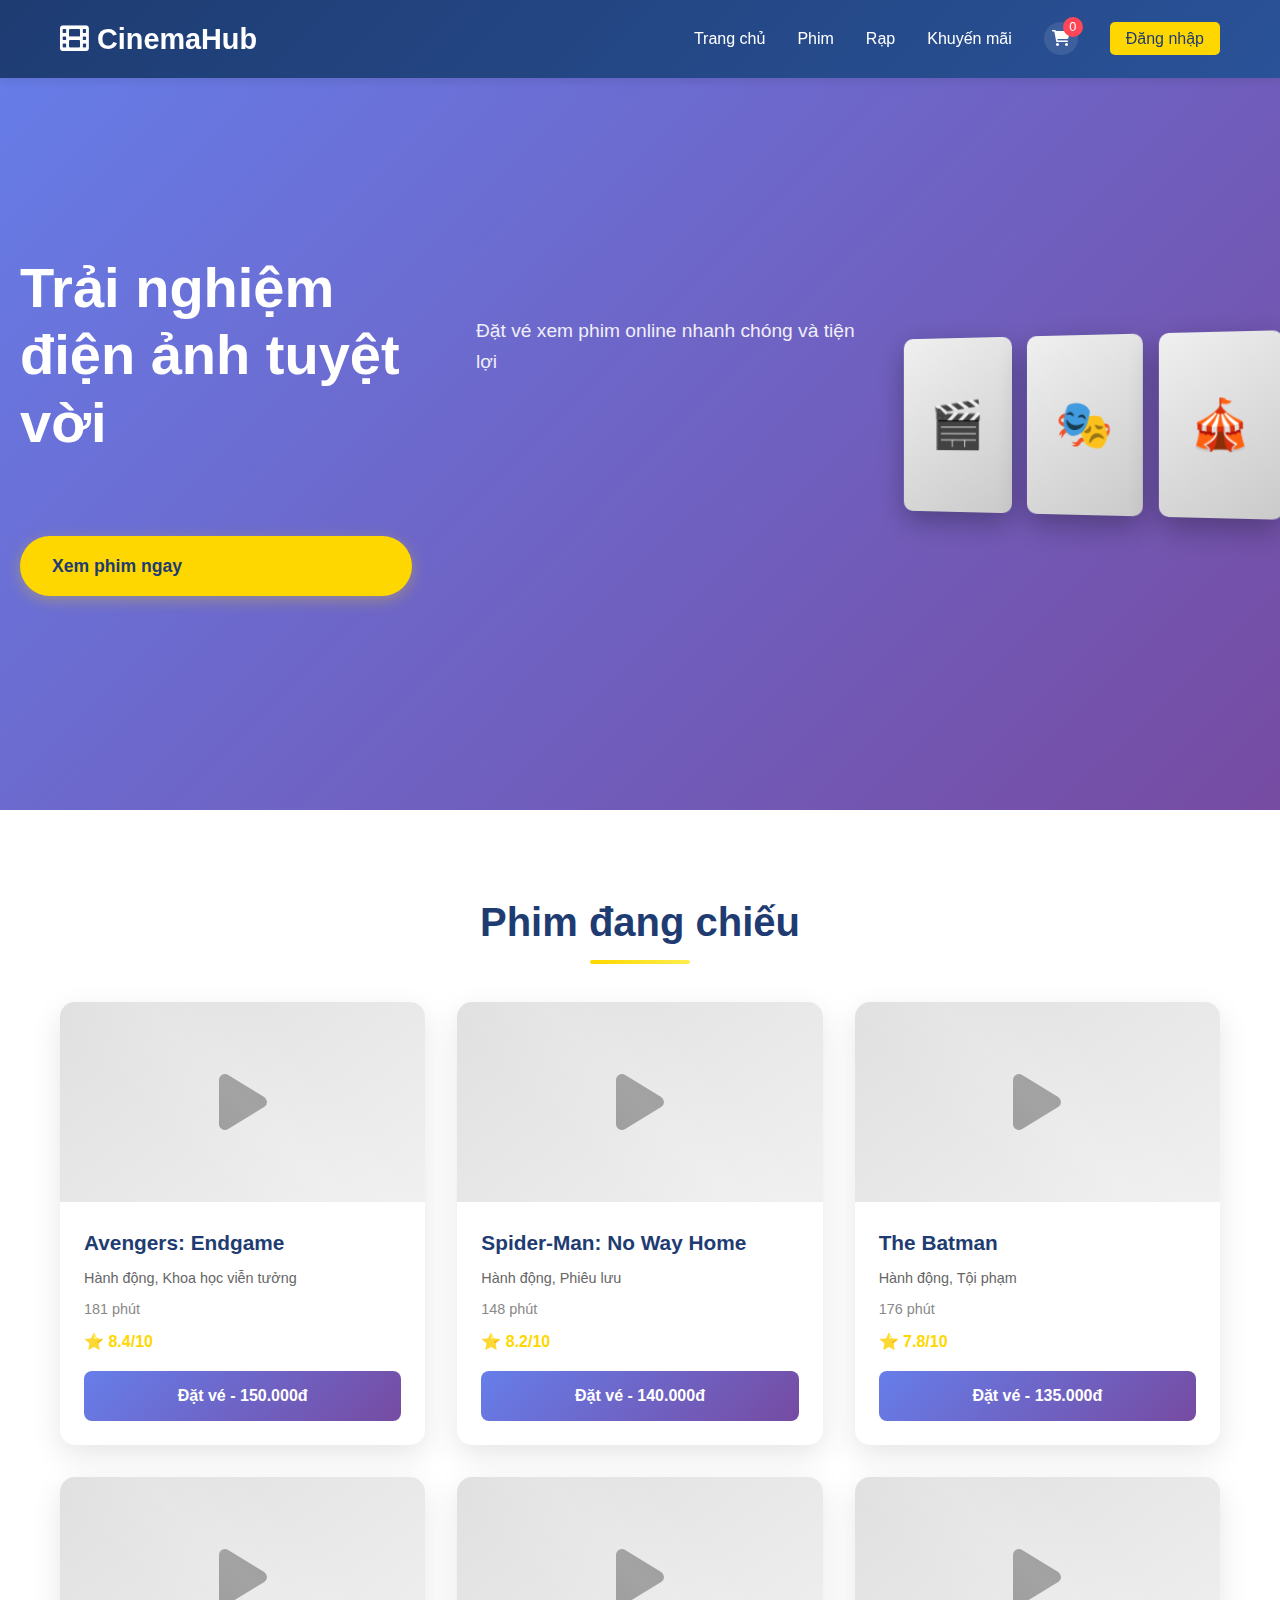
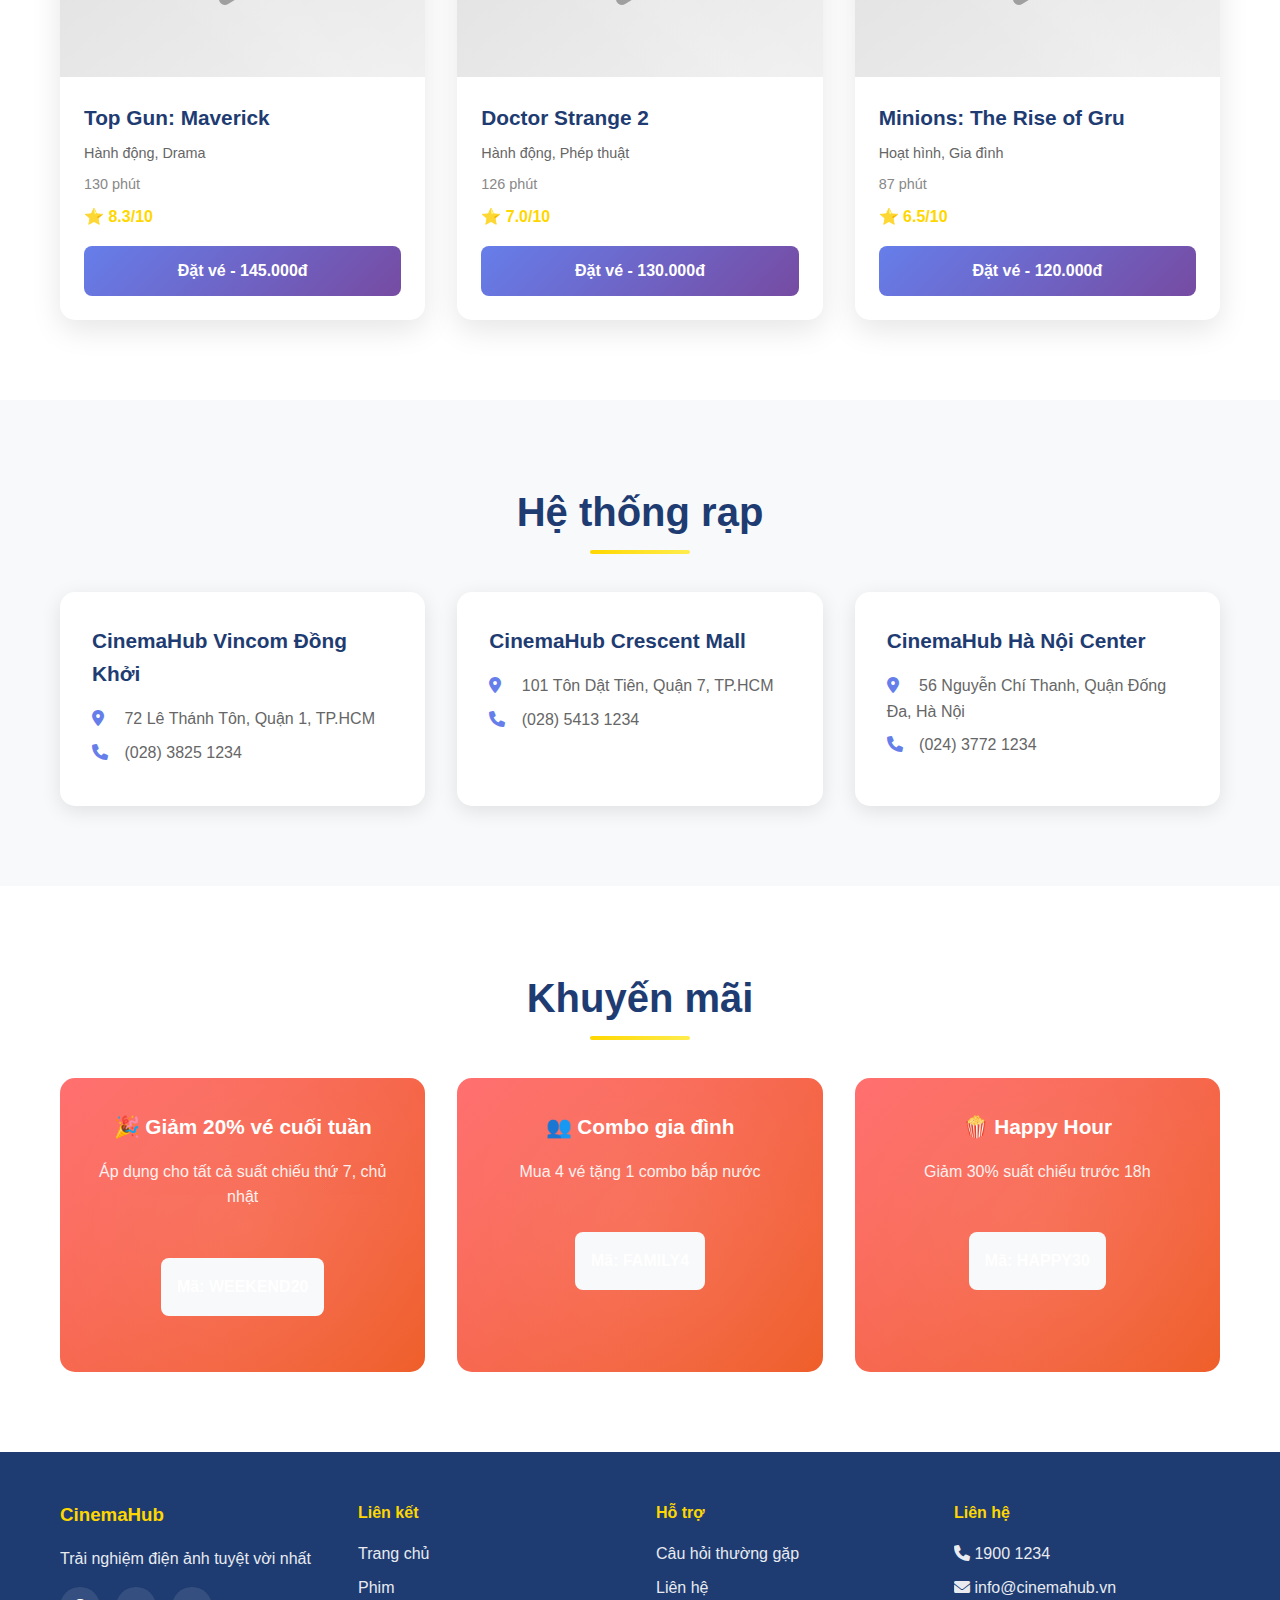
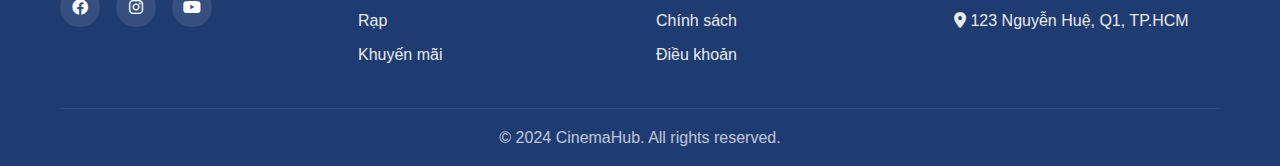
<file: index.html>
<!DOCTYPE html>
<html lang="vi">
<head>
    <meta charset="UTF-8">
    <meta name="viewport" content="width=device-width, initial-scale=1.0">
    <title>CinemaHub - Đặt vé xem phim online</title>
    <link rel="stylesheet" href="css/style.css">
    <link rel="stylesheet" href="https://cdnjs.cloudflare.com/ajax/libs/font-awesome/6.0.0/css/all.min.css">
</head>
<body>
    <!-- Header -->
    <header class="header">
        <nav class="navbar">
            <div class="nav-container">
                <div class="logo">
                    <h1><i class="fas fa-film"></i> CinemaHub</h1>
                </div>
                <ul class="nav-menu">
                    <li><a href="#home">Trang chủ</a></li>
                    <li><a href="#movies">Phim</a></li>
                    <li><a href="#theaters">Rạp</a></li>
                    <li><a href="#promotion">Khuyến mãi</a></li>
                    <li><a href="cart.html" class="cart-icon">
                        <i class="fas fa-shopping-cart"></i>
                        <span class="cart-count">0</span>
                    </a></li>
                    <li><a href="login.html" class="login-btn">Đăng nhập</a></li>
                </ul>
                <div class="hamburger">
                    <span></span>
                    <span></span>
                    <span></span>
                </div>
            </div>
        </nav>
    </header>

    <!-- Hero Section -->
    <section id="home" class="hero">
        <div class="hero-content">
            <h1>Trải nghiệm điện ảnh tuyệt vời</h1>
            <p>Đặt vé xem phim online nhanh chóng và tiện lợi</p>
            <a href="#movies" class="cta-btn">Xem phim ngay</a>
        </div>
        <div class="hero-image">
            <div class="movie-poster-showcase">
                <div class="poster-card">🎬</div>
                <div class="poster-card">🎭</div>
                <div class="poster-card">🎪</div>
            </div>
        </div>
    </section>

    <!-- Movies Section -->
    <section id="movies" class="movies-section">
        <div class="container">
            <h2 class="section-title">Phim đang chiếu</h2>
            <div class="movies-grid">
                <div class="movie-card">
                    <div class="movie-poster">
                        <div class="poster-placeholder">
                            <i class="fas fa-play"></i>
                        </div>
                        <div class="movie-info">
                            <h3>Avengers: Endgame</h3>
                            <p class="genre">Hành động, Khoa học viễn tưởng</p>
                            <p class="duration">181 phút</p>
                            <p class="rating">⭐ 8.4/10</p>
                            <button class="book-btn" onclick="bookMovie('Avengers: Endgame', 150000)">
                                Đặt vé - 150.000đ
                            </button>
                        </div>
                    </div>
                </div>

                <div class="movie-card">
                    <div class="movie-poster">
                        <div class="poster-placeholder">
                            <i class="fas fa-play"></i>
                        </div>
                        <div class="movie-info">
                            <h3>Spider-Man: No Way Home</h3>
                            <p class="genre">Hành động, Phiêu lưu</p>
                            <p class="duration">148 phút</p>
                            <p class="rating">⭐ 8.2/10</p>
                            <button class="book-btn" onclick="bookMovie('Spider-Man: No Way Home', 140000)">
                                Đặt vé - 140.000đ
                            </button>
                        </div>
                    </div>
                </div>

                <div class="movie-card">
                    <div class="movie-poster">
                        <div class="poster-placeholder">
                            <i class="fas fa-play"></i>
                        </div>
                        <div class="movie-info">
                            <h3>The Batman</h3>
                            <p class="genre">Hành động, Tội phạm</p>
                            <p class="duration">176 phút</p>
                            <p class="rating">⭐ 7.8/10</p>
                            <button class="book-btn" onclick="bookMovie('The Batman', 135000)">
                                Đặt vé - 135.000đ
                            </button>
                        </div>
                    </div>
                </div>

                <div class="movie-card">
                    <div class="movie-poster">
                        <div class="poster-placeholder">
                            <i class="fas fa-play"></i>
                        </div>
                        <div class="movie-info">
                            <h3>Top Gun: Maverick</h3>
                            <p class="genre">Hành động, Drama</p>
                            <p class="duration">130 phút</p>
                            <p class="rating">⭐ 8.3/10</p>
                            <button class="book-btn" onclick="bookMovie('Top Gun: Maverick', 145000)">
                                Đặt vé - 145.000đ
                            </button>
                        </div>
                    </div>
                </div>

                <div class="movie-card">
                    <div class="movie-poster">
                        <div class="poster-placeholder">
                            <i class="fas fa-play"></i>
                        </div>
                        <div class="movie-info">
                            <h3>Doctor Strange 2</h3>
                            <p class="genre">Hành động, Phép thuật</p>
                            <p class="duration">126 phút</p>
                            <p class="rating">⭐ 7.0/10</p>
                            <button class="book-btn" onclick="bookMovie('Doctor Strange 2', 130000)">
                                Đặt vé - 130.000đ
                            </button>
                        </div>
                    </div>
                </div>

                <div class="movie-card">
                    <div class="movie-poster">
                        <div class="poster-placeholder">
                            <i class="fas fa-play"></i>
                        </div>
                        <div class="movie-info">
                            <h3>Minions: The Rise of Gru</h3>
                            <p class="genre">Hoạt hình, Gia đình</p>
                            <p class="duration">87 phút</p>
                            <p class="rating">⭐ 6.5/10</p>
                            <button class="book-btn" onclick="bookMovie('Minions: The Rise of Gru', 120000)">
                                Đặt vé - 120.000đ
                            </button>
                        </div>
                    </div>
                </div>
            </div>
        </div>
    </section>

    <!-- Theaters Section -->
    <section id="theaters" class="theaters-section">
        <div class="container">
            <h2 class="section-title">Hệ thống rạp</h2>
            <div class="theaters-grid">
                <div class="theater-card">
                    <h3>CinemaHub Vincom Đồng Khởi</h3>
                    <p><i class="fas fa-map-marker-alt"></i> 72 Lê Thánh Tôn, Quận 1, TP.HCM</p>
                    <p><i class="fas fa-phone"></i> (028) 3825 1234</p>
                </div>
                <div class="theater-card">
                    <h3>CinemaHub Crescent Mall</h3>
                    <p><i class="fas fa-map-marker-alt"></i> 101 Tôn Dật Tiên, Quận 7, TP.HCM</p>
                    <p><i class="fas fa-phone"></i> (028) 5413 1234</p>
                </div>
                <div class="theater-card">
                    <h3>CinemaHub Hà Nội Center</h3>
                    <p><i class="fas fa-map-marker-alt"></i> 56 Nguyễn Chí Thanh, Quận Đống Đa, Hà Nội</p>
                    <p><i class="fas fa-phone"></i> (024) 3772 1234</p>
                </div>
            </div>
        </div>
    </section>

    <!-- Promotion Section -->
    <section id="promotion" class="promotion-section">
        <div class="container">
            <h2 class="section-title">Khuyến mãi</h2>
            <div class="promotion-grid">
                <div class="promotion-card">
                    <h3>🎉 Giảm 20% vé cuối tuần</h3>
                    <p>Áp dụng cho tất cả suất chiếu thứ 7, chủ nhật</p>
                    <span class="promo-code">Mã: WEEKEND20</span>
                </div>
                <div class="promotion-card">
                    <h3>👥 Combo gia đình</h3>
                    <p>Mua 4 vé tặng 1 combo bắp nước</p>
                    <span class="promo-code">Mã: FAMILY4</span>
                </div>
                <div class="promotion-card">
                    <h3>🍿 Happy Hour</h3>
                    <p>Giảm 30% suất chiếu trước 18h</p>
                    <span class="promo-code">Mã: HAPPY30</span>
                </div>
            </div>
        </div>
    </section>

    <!-- Footer -->
    <footer class="footer">
        <div class="container">
            <div class="footer-content">
                <div class="footer-section">
                    <h3>CinemaHub</h3>
                    <p>Trải nghiệm điện ảnh tuyệt vời nhất</p>
                    <div class="social-links">
                        <a href="#"><i class="fab fa-facebook"></i></a>
                        <a href="#"><i class="fab fa-instagram"></i></a>
                        <a href="#"><i class="fab fa-youtube"></i></a>
                    </div>
                </div>
                <div class="footer-section">
                    <h4>Liên kết</h4>
                    <ul>
                        <li><a href="#home">Trang chủ</a></li>
                        <li><a href="#movies">Phim</a></li>
                        <li><a href="#theaters">Rạp</a></li>
                        <li><a href="#promotion">Khuyến mãi</a></li>
                    </ul>
                </div>
                <div class="footer-section">
                    <h4>Hỗ trợ</h4>
                    <ul>
                        <li><a href="#">Câu hỏi thường gặp</a></li>
                        <li><a href="#">Liên hệ</a></li>
                        <li><a href="#">Chính sách</a></li>
                        <li><a href="#">Điều khoản</a></li>
                    </ul>
                </div>
                <div class="footer-section">
                    <h4>Liên hệ</h4>
                    <p><i class="fas fa-phone"></i> 1900 1234</p>
                    <p><i class="fas fa-envelope"></i> info@cinemahub.vn</p>
                    <p><i class="fas fa-map-marker-alt"></i> 123 Nguyễn Huệ, Q1, TP.HCM</p>
                </div>
            </div>
            <div class="footer-bottom">
                <p>&copy; 2024 CinemaHub. All rights reserved.</p>
            </div>
        </div>
    </footer>

    <script src="js/main.js"></script>
</body>
</html>
</file>
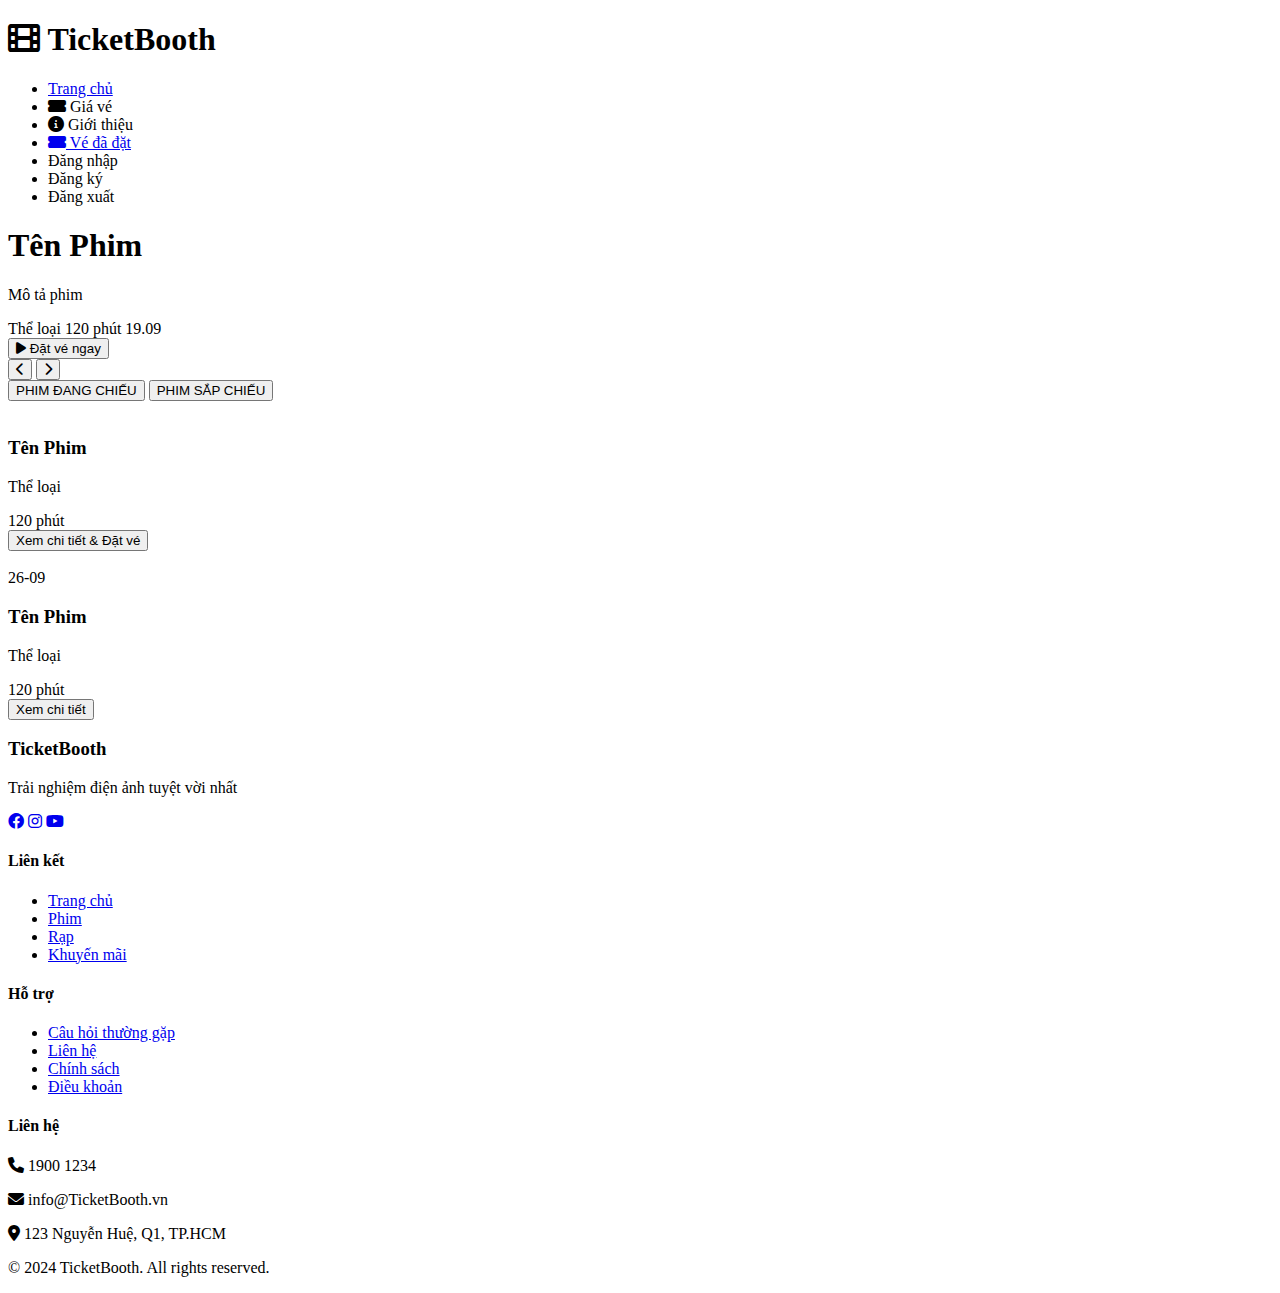
<file: TicketBooth/src/main/resources/templates/index.html>
<!DOCTYPE html>
<html lang="vi" xmlns:th="http://www.thymeleaf.org"
      xmlns:sec="http://www.thymeleaf.org/extras/spring-security">
<head>
    <meta charset="UTF-8">
    <meta name="viewport" content="width=device-width, initial-scale=1.0">
    <title>TicketBooth - Đặt vé xem phim online</title>
    <link rel="stylesheet" th:href="@{/css/style.css}">
    <link rel="stylesheet" href="https://cdnjs.cloudflare.com/ajax/libs/font-awesome/6.0.0/css/all.min.css">
<!--    <link rel="icon" th:href="@{/favicon.ico}" type="image/x-icon">-->
</head>
<body>
    <!-- Header -->
    <header class="header">
        <nav class="navbar">
            <div class="nav-container">
                <div class="logo">
                    <h1><i class="fas fa-film"></i> TicketBooth</h1>
                </div>
                <ul class="nav-menu">
                    <li><a href="#home">Trang chủ</a></li>
                    <li><a th:href="@{/price}"><i class="fas fa-ticket-alt"></i> Giá vé</a></li>
                    <li><a th:href="@{/about}"><i class="fas fa-circle-info"></i> Giới thiệu</a></li>
                    <li><a href="/my-tickets" class="tickets-btn">
                        <i class="fas fa-ticket-alt"></i> Vé đã đặt
                    </a></li>
                    <!-- Nếu CHƯA đăng nhập -->
                    <li sec:authorize="!isAuthenticated()">
                        <a th:href="@{/login}" class="login-btn">Đăng nhập</a>
                    </li>
                    <li sec:authorize="!isAuthenticated()">
                        <a th:href="@{/signup}" class="signup-btn">Đăng ký</a>
                    </li>
                    <!-- Nếu ĐÃ đăng nhập -->
                    <li sec:authorize="isAuthenticated()">
                        <a th:href="@{/logout}" class="logout-btn">Đăng xuất</a>
                    </li>
                </ul>
                <div class="hamburger">
                    <span></span>
                    <span></span>
                    <span></span>
                </div>
            </div>
        </nav>

        <!-- (Đã bỏ thanh tìm kiếm, thay bằng mục Giá vé / Giới thiệu) -->
    </header>

    <!-- Hero Slider Section -->
    <section id="home" class="hero-slider">
        <div class="slider-container">
            <div class="slider-wrapper">
                <div class="slide" th:each="movie, iterStat : ${currentlyMovies}" th:classappend="${iterStat.index == 0} ? 'active' : ''">
                    <div class="slide-background" th:style="|background-image: url('${movie.thumbnailUrl}')|"></div>
                    <div class="slide-content">
                        <div class="container">
                            <div class="movie-details">
                                <h1 th:text="${movie.title}">Tên Phim</h1>
                                <p class="movie-description" th:text="${movie.description}">Mô tả phim</p>
                                <div class="movie-meta">
                                    <span class="genre" th:text="${movie.genre}">Thể loại</span>
                                    <span class="duration" th:text="${movie.duration + ' phút'}">120 phút</span>
                                    <span class="release-date" th:text="${movie.beginDay}">19.09</span>
                                </div>
                                <div class="movie-actions">
                                    <button class="btn-primary" th:attr="data-id=${movie.id}" onclick="viewMovieDetail(this.dataset.id)">
                                        <i class="fas fa-play"></i> Đặt vé ngay
                                    </button>
<!--                                    <button class="btn-secondary" th:attr="data-id=${movie.title}" onclick="showTrailer(this.dataset.title)">-->
<!--                                        <i class="fas fa-play-circle"></i> Xem trailer-->
<!--                                    </button>-->
                                </div>
                            </div>
                        </div>
                    </div>
                </div>
            </div>

            <!-- Slider Navigation -->
            <div class="slider-nav">
                <button class="slider-btn prev" onclick="previousSlide()">
                    <i class="fas fa-chevron-left"></i>
                </button>
                <button class="slider-btn next" onclick="nextSlide()">
                    <i class="fas fa-chevron-right"></i>
                </button>
            </div>

            <!-- Slider Dots -->
            <div class="slider-dots">
                <span class="dot active" th:each="movie, iterStat : ${currentlyMovies}"
                      th:classappend="${iterStat.index == 0} ? 'active' : ''"
                      th:onclick="'currentSlide(' + ${iterStat.index + 1} + ')'"></span>
            </div>
        </div>
    </section>

    <!-- Movies Section -->
    <section id="movies" class="movies-section">
        <div class="container">
            <!-- Movie Categories Tabs -->
            <div class="movie-categories">
                <div class="category-tabs">
                    <button class="tab-btn active" onclick="showMovieCategory('now-showing')">PHIM ĐANG CHIẾU</button>
                    <button class="tab-btn" onclick="showMovieCategory('coming-soon')">PHIM SẮP CHIẾU</button>
                </div>
            </div>

            <!-- Now Showing Movies -->
            <div id="now-showing" class="movie-category active">
                <div class="movies-grid">
                    <div class="movie-card" th:each="movie : ${currentlyMovies}">
                        <div class="movie-poster" th:attr="data-id=${movie.id}" onclick="viewMovieDetail(this.dataset.id)">
                            <img th:src="${movie.thumbnailUrl}" th:alt="${movie.title}" class="poster-image">
<!--                            <div class="movie-overlay">-->
<!--                                <button class="play-btn" th:attr="data-id=${movie.id}" onclick="event.stopPropagation(); showTrailer(this.dataset.id)">-->
<!--                                    <i class="fas fa-play"></i>-->
<!--                                </button>-->
<!--                            </div>-->
<!--                            <div class="movie-badge" th:if="${movie.isNew}">-->
<!--                                <span>MỚI</span>-->
<!--                            </div>-->
                        </div>
                        <div class="movie-info">
                            <h3 class="movie-title" th:text="${movie.title}" th:attr="data-id=${movie.id}" onclick="viewMovieDetail(this.dataset.id)" style="cursor: pointer;">Tên Phim</h3>
                            <p class="movie-genre" th:text="${movie.genre}">Thể loại</p>
                            <div class="movie-meta">
                                <span class="duration" th:text="${movie.duration + ' phút'}">120 phút</span>
<!--                                <span class="rating" th:if="${movie.rating}">-->
<!--                                    <i class="fas fa-star"></i>-->
<!--                                    <span th:text="${movie.rating}">8.5</span>-->
<!--                                </span>-->
                            </div>
                            <button class="book-btn" th:attr="data-id=${movie.id}" onclick="viewMovieDetail(this.dataset.id)">
                                Xem chi tiết & Đặt vé
                            </button>
                        </div>
                    </div>
                </div>
            </div>

            <!-- Coming Soon Movies -->
            <div id="coming-soon" class="movie-category">
                <div class="movies-grid">
                    <div class="movie-card" th:each="movie : ${upcomingMovies}">
                        <div class="movie-poster"
                             th:attr="data-id=${movie.id}"
                             onclick="viewMovieDetail(this.dataset.id)">
                            <img th:src="${movie.thumbnailUrl}" th:alt="${movie.title}" class="poster-image">
<!--                            <div class="movie-overlay">-->
<!--                                <button class="play-btn" th:attr="data-id=${movie.id}" onclick="event.stopPropagation(); showTrailer(this.dataset.id)">-->
<!--                                    <i class="fas fa-play"></i>-->
<!--                                </button>-->
<!--                            </div>-->
                            <div class="release-date-badge">
                                <span th:text="${#temporals.format(movie.beginDay, 'dd-MM')}">26-09</span>
                            </div>
                        </div>
                        <div class="movie-info">
                            <h3 class="movie-title"
                                th:text="${movie.title}"
                                th:attr="data-id=${movie.id}"
                                onclick="viewMovieDetail(this.dataset.id)"
                                style="cursor: pointer;">Tên Phim</h3>
                            <p class="movie-genre" th:text="${movie.genre}">Thể loại</p>
                            <div class="movie-meta">
                                <span class="duration" th:text="${movie.duration + ' phút'}">120 phút</span>
                                <span class="release-info" th:text="${'Ngày ' + #temporals.format(movie.beginDay, 'dd-MM')}">
                                </span>
                            </div>
                            <button class="notify-btn" th:attr="data-id=${movie.id}" onclick="viewMovieDetail(this.dataset.id)">
                                Xem chi tiết
                            </button>
                        </div>
                    </div>
                </div>
            </div>
        </div>
    </section>

    <!-- Footer -->
    <footer class="footer">
        <div class="container">
            <div class="footer-content">
                <div class="footer-section">
                    <h3>TicketBooth</h3>
                    <p>Trải nghiệm điện ảnh tuyệt vời nhất</p>
                    <div class="social-links">
                        <a href="#"><i class="fab fa-facebook"></i></a>
                        <a href="#"><i class="fab fa-instagram"></i></a>
                        <a href="#"><i class="fab fa-youtube"></i></a>
                    </div>
                </div>
                <div class="footer-section">
                    <h4>Liên kết</h4>
                    <ul>
                        <li><a href="#home">Trang chủ</a></li>
                        <li><a href="#movies">Phim</a></li>
                        <li><a href="#theaters">Rạp</a></li>
                        <li><a href="#promotion">Khuyến mãi</a></li>
                    </ul>
                </div>
                <div class="footer-section">
                    <h4>Hỗ trợ</h4>
                    <ul>
                        <li><a href="#">Câu hỏi thường gặp</a></li>
                        <li><a href="#">Liên hệ</a></li>
                        <li><a href="#">Chính sách</a></li>
                        <li><a href="#">Điều khoản</a></li>
                    </ul>
                </div>
                <div class="footer-section">
                    <h4>Liên hệ</h4>
                    <p><i class="fas fa-phone"></i> 1900 1234</p>
                    <p><i class="fas fa-envelope"></i> info@TicketBooth.vn</p>
                    <p><i class="fas fa-map-marker-alt"></i> 123 Nguyễn Huệ, Q1, TP.HCM</p>
                </div>
            </div>
            <div class="footer-bottom">
                <p>&copy; 2024 TicketBooth. All rights reserved.</p>
            </div>
        </div>
    </footer>

    <script th:src="@{/js/main.js}"></script>
</body>
</html>
</file>
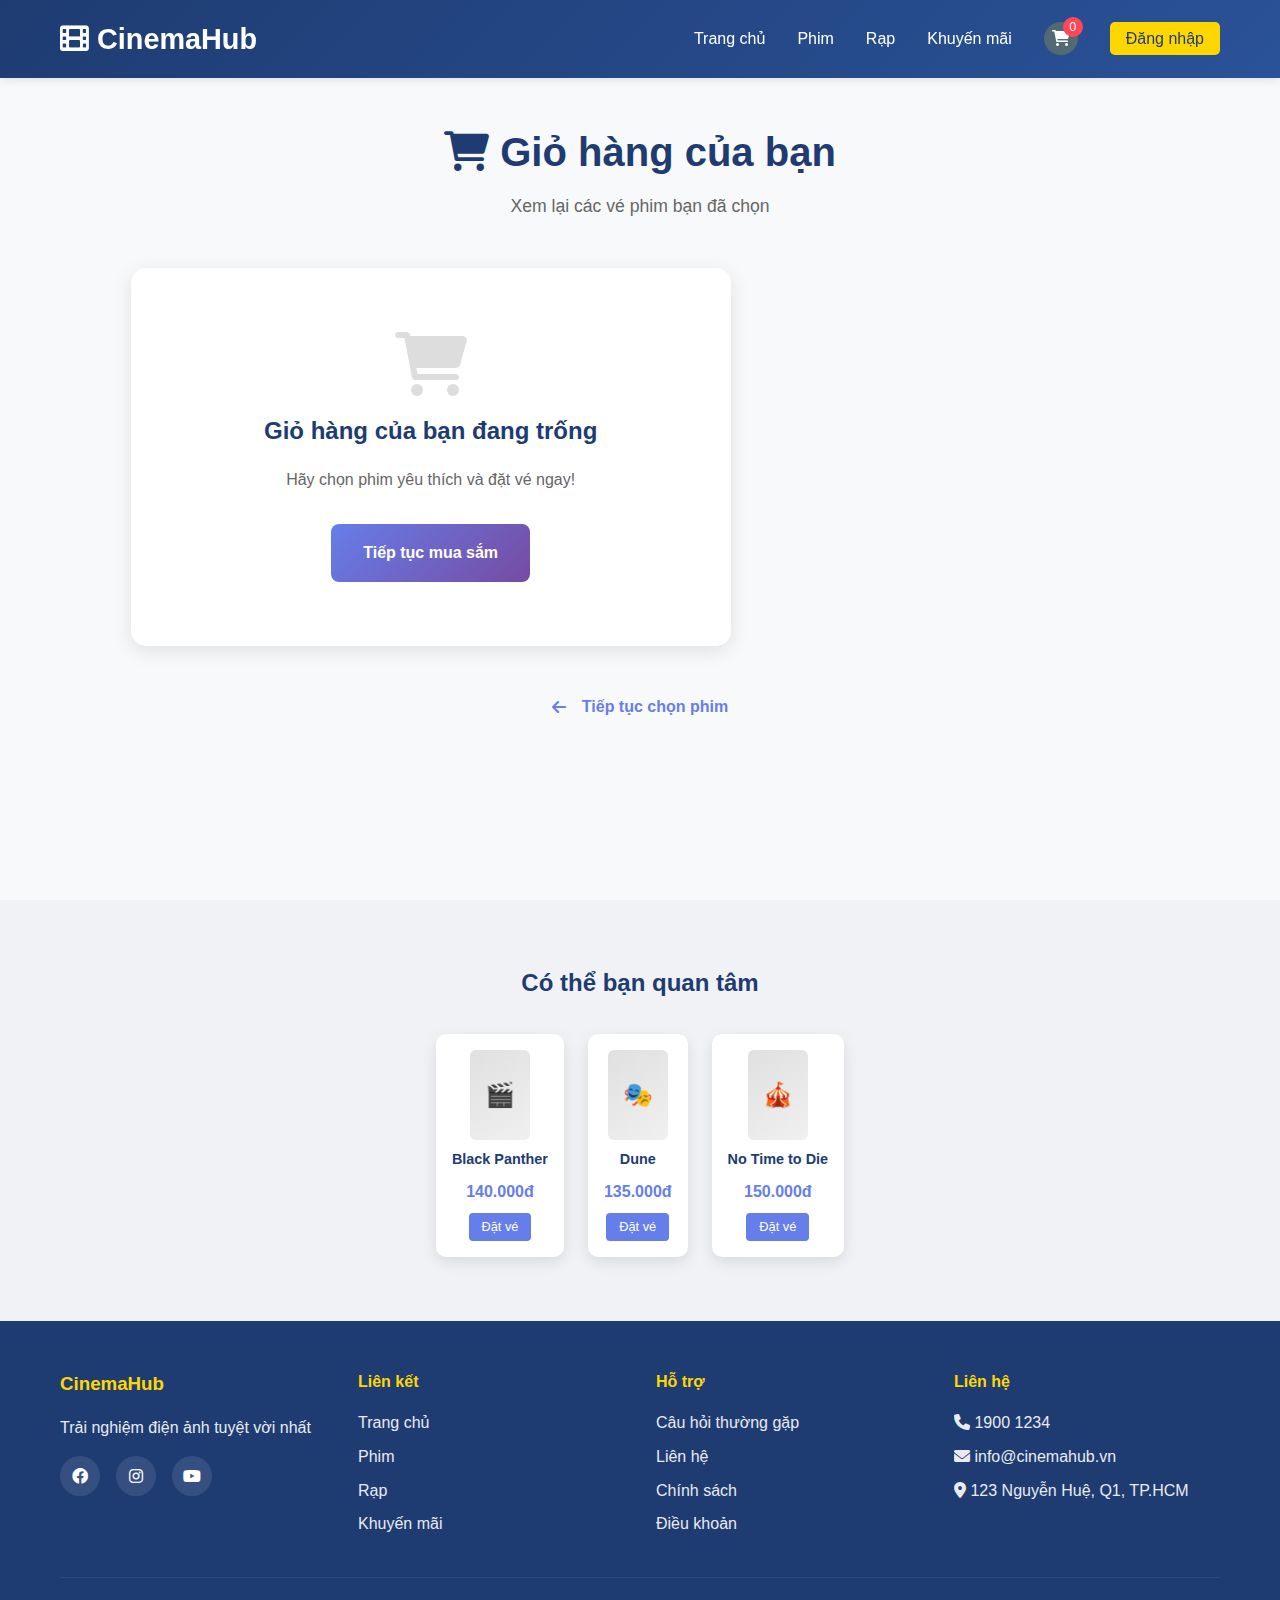
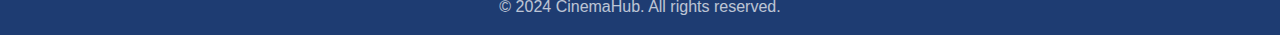
<file: cart.html>
<!DOCTYPE html>
<html lang="vi">
<head>
    <meta charset="UTF-8">
    <meta name="viewport" content="width=device-width, initial-scale=1.0">
    <title>Giỏ hàng - CinemaHub</title>
    <link rel="stylesheet" href="css/style.css">
    <link rel="stylesheet" href="https://cdnjs.cloudflare.com/ajax/libs/font-awesome/6.0.0/css/all.min.css">
</head>
<body>
    <!-- Header -->
    <header class="header">
        <nav class="navbar">
            <div class="nav-container">
                <div class="logo">
                    <a href="index.html">
                        <h1><i class="fas fa-film"></i> CinemaHub</h1>
                    </a>
                </div>
                <ul class="nav-menu">
                    <li><a href="index.html">Trang chủ</a></li>
                    <li><a href="index.html#movies">Phim</a></li>
                    <li><a href="index.html#theaters">Rạp</a></li>
                    <li><a href="index.html#promotion">Khuyến mãi</a></li>
                    <li><a href="cart.html" class="cart-icon active">
                        <i class="fas fa-shopping-cart"></i>
                        <span class="cart-count">0</span>
                    </a></li>
                    <li><a href="login.html" class="login-btn">Đăng nhập</a></li>
                </ul>
                <div class="hamburger">
                    <span></span>
                    <span></span>
                    <span></span>
                </div>
            </div>
        </nav>
    </header>

    <!-- Cart Section -->
    <section class="cart-section">
        <div class="container">
            <div class="page-header">
                <h1><i class="fas fa-shopping-cart"></i> Giỏ hàng của bạn</h1>
                <p>Xem lại các vé phim bạn đã chọn</p>
            </div>

            <div class="cart-content">
                <!-- Cart Items -->
                <div class="cart-items">
                    <div id="empty-cart" class="empty-cart">
                        <i class="fas fa-shopping-cart empty-icon"></i>
                        <h3>Giỏ hàng của bạn đang trống</h3>
                        <p>Hãy chọn phim yêu thích và đặt vé ngay!</p>
                        <a href="index.html#movies" class="continue-shopping">Tiếp tục mua sắm</a>
                    </div>

                    <div id="cart-list" class="cart-list" style="display: none;">
                        <!-- Cart items will be dynamically added here -->
                    </div>
                </div>

                <!-- Cart Summary -->
                <div class="cart-summary" id="cart-summary" style="display: none;">
                    <div class="summary-card">
                        <h3>Tóm tắt đơn hàng</h3>
                        
                        <div class="summary-row">
                            <span>Tổng vé:</span>
                            <span id="total-tickets">0</span>
                        </div>
                        
                        <div class="summary-row">
                            <span>Tạm tính:</span>
                            <span id="subtotal">0đ</span>
                        </div>
                        
                        <div class="promo-code">
                            <h4>Mã khuyến mãi</h4>
                            <div class="promo-input">
                                <input type="text" id="promo-code" placeholder="Nhập mã khuyến mãi">
                                <button onclick="applyPromo()">Áp dụng</button>
                            </div>
                            <div id="promo-message" class="promo-message"></div>
                        </div>
                        
                        <div class="summary-row discount" id="discount-row" style="display: none;">
                            <span>Giảm giá:</span>
                            <span id="discount-amount">0đ</span>
                        </div>
                        
                        <div class="summary-row total">
                            <span>Tổng cộng:</span>
                            <span id="total-amount">0đ</span>
                        </div>
                        
                        <button class="checkout-btn" onclick="proceedToCheckout()">
                            <i class="fas fa-credit-card"></i>
                            Tiến hành thanh toán
                        </button>
                        
                        <div class="security-info">
                            <i class="fas fa-shield-alt"></i>
                            <span>Thanh toán an toàn và bảo mật</span>
                        </div>
                    </div>
                </div>
            </div>

            <!-- Continue Shopping -->
            <div class="continue-shopping-section">
                <a href="index.html#movies" class="continue-btn">
                    <i class="fas fa-arrow-left"></i>
                    Tiếp tục chọn phim
                </a>
            </div>
        </div>
    </section>

    <!-- Related Movies -->
    <section class="related-movies">
        <div class="container">
            <h2>Có thể bạn quan tâm</h2>
            <div class="movies-slider">
                <div class="movie-card-small">
                    <div class="movie-poster-small">🎬</div>
                    <h4>Black Panther</h4>
                    <p>140.000đ</p>
                    <button onclick="bookMovie('Black Panther', 140000)">Đặt vé</button>
                </div>
                <div class="movie-card-small">
                    <div class="movie-poster-small">🎭</div>
                    <h4>Dune</h4>
                    <p>135.000đ</p>
                    <button onclick="bookMovie('Dune', 135000)">Đặt vé</button>
                </div>
                <div class="movie-card-small">
                    <div class="movie-poster-small">🎪</div>
                    <h4>No Time to Die</h4>
                    <p>150.000đ</p>
                    <button onclick="bookMovie('No Time to Die', 150000)">Đặt vé</button>
                </div>
            </div>
        </div>
    </section>

    <!-- Footer -->
    <footer class="footer">
        <div class="container">
            <div class="footer-content">
                <div class="footer-section">
                    <h3>CinemaHub</h3>
                    <p>Trải nghiệm điện ảnh tuyệt vời nhất</p>
                    <div class="social-links">
                        <a href="#"><i class="fab fa-facebook"></i></a>
                        <a href="#"><i class="fab fa-instagram"></i></a>
                        <a href="#"><i class="fab fa-youtube"></i></a>
                    </div>
                </div>
                <div class="footer-section">
                    <h4>Liên kết</h4>
                    <ul>
                        <li><a href="index.html">Trang chủ</a></li>
                        <li><a href="index.html#movies">Phim</a></li>
                        <li><a href="index.html#theaters">Rạp</a></li>
                        <li><a href="index.html#promotion">Khuyến mãi</a></li>
                    </ul>
                </div>
                <div class="footer-section">
                    <h4>Hỗ trợ</h4>
                    <ul>
                        <li><a href="#">Câu hỏi thường gặp</a></li>
                        <li><a href="#">Liên hệ</a></li>
                        <li><a href="#">Chính sách</a></li>
                        <li><a href="#">Điều khoản</a></li>
                    </ul>
                </div>
                <div class="footer-section">
                    <h4>Liên hệ</h4>
                    <p><i class="fas fa-phone"></i> 1900 1234</p>
                    <p><i class="fas fa-envelope"></i> info@cinemahub.vn</p>
                    <p><i class="fas fa-map-marker-alt"></i> 123 Nguyễn Huệ, Q1, TP.HCM</p>
                </div>
            </div>
            <div class="footer-bottom">
                <p>&copy; 2024 CinemaHub. All rights reserved.</p>
            </div>
        </div>
    </footer>

    <script src="js/main.js"></script>
    <script src="js/cart.js"></script>
</body>
</html>
</file>
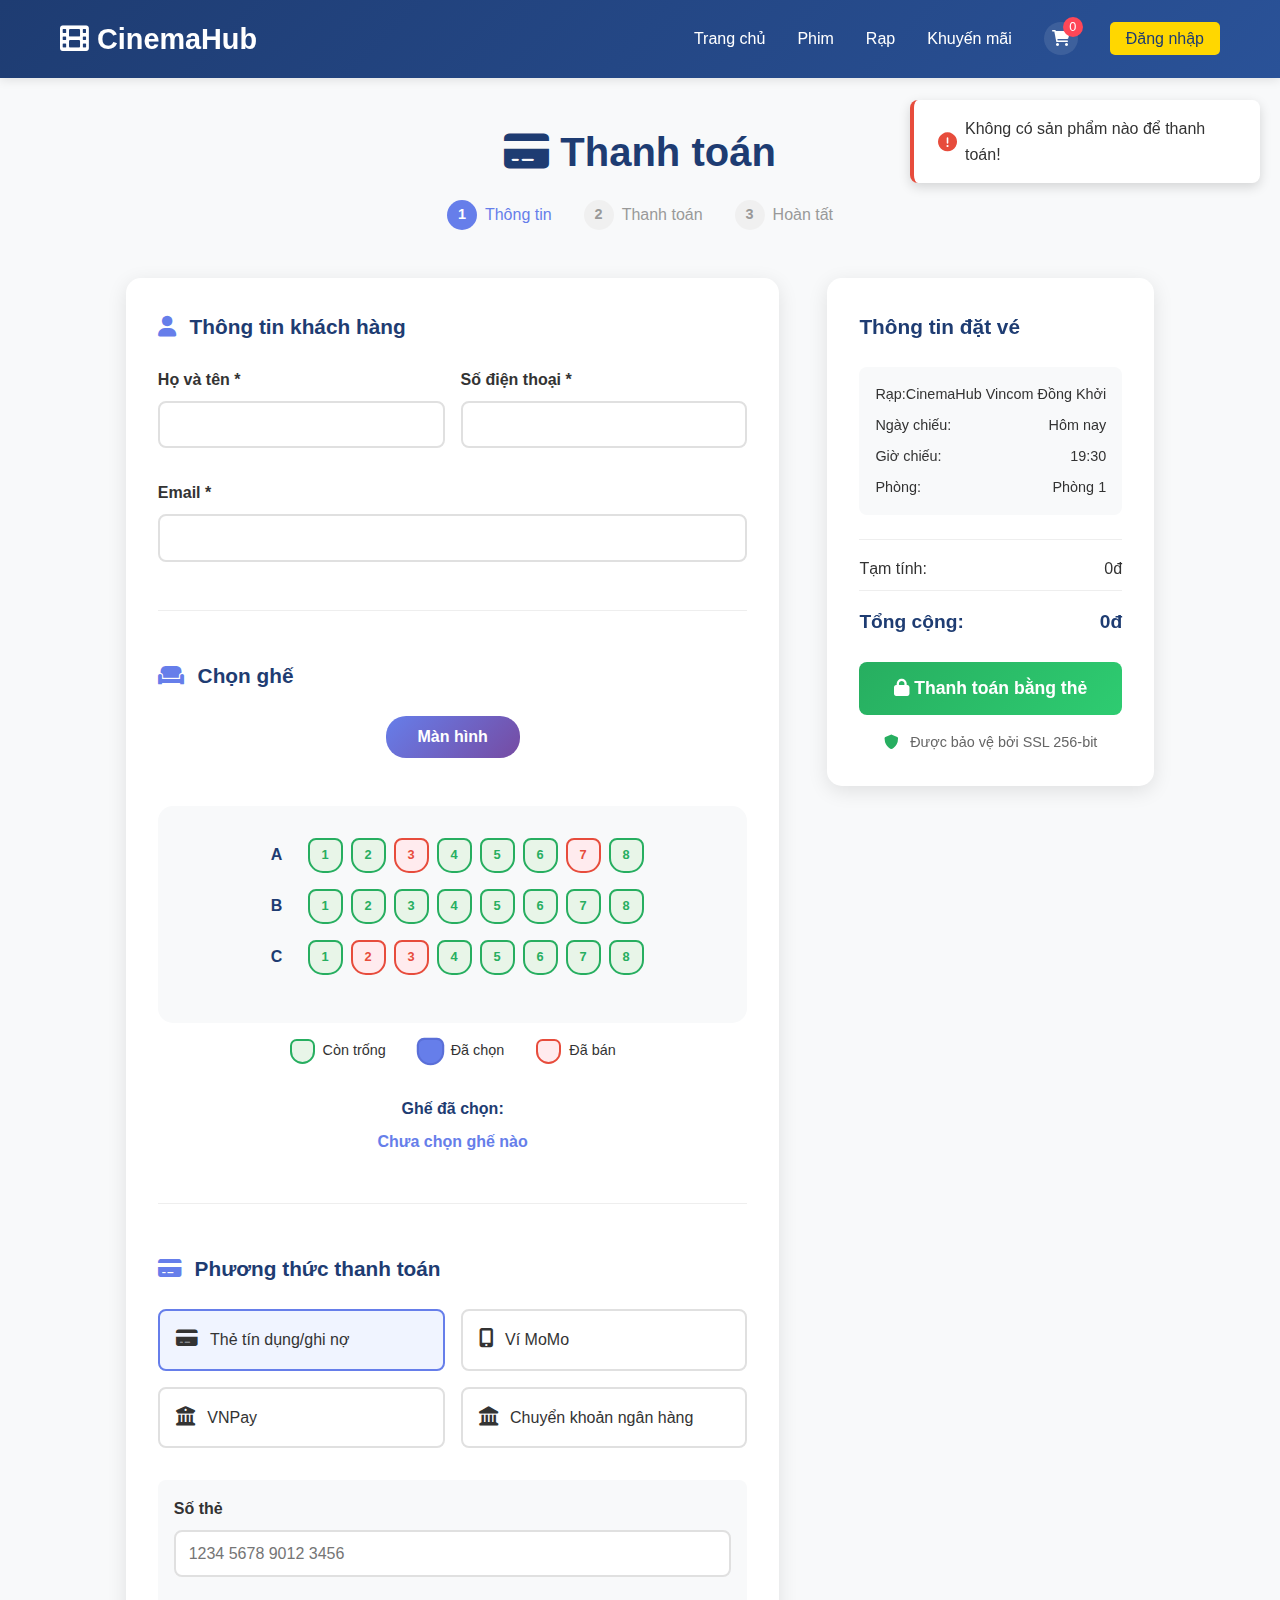
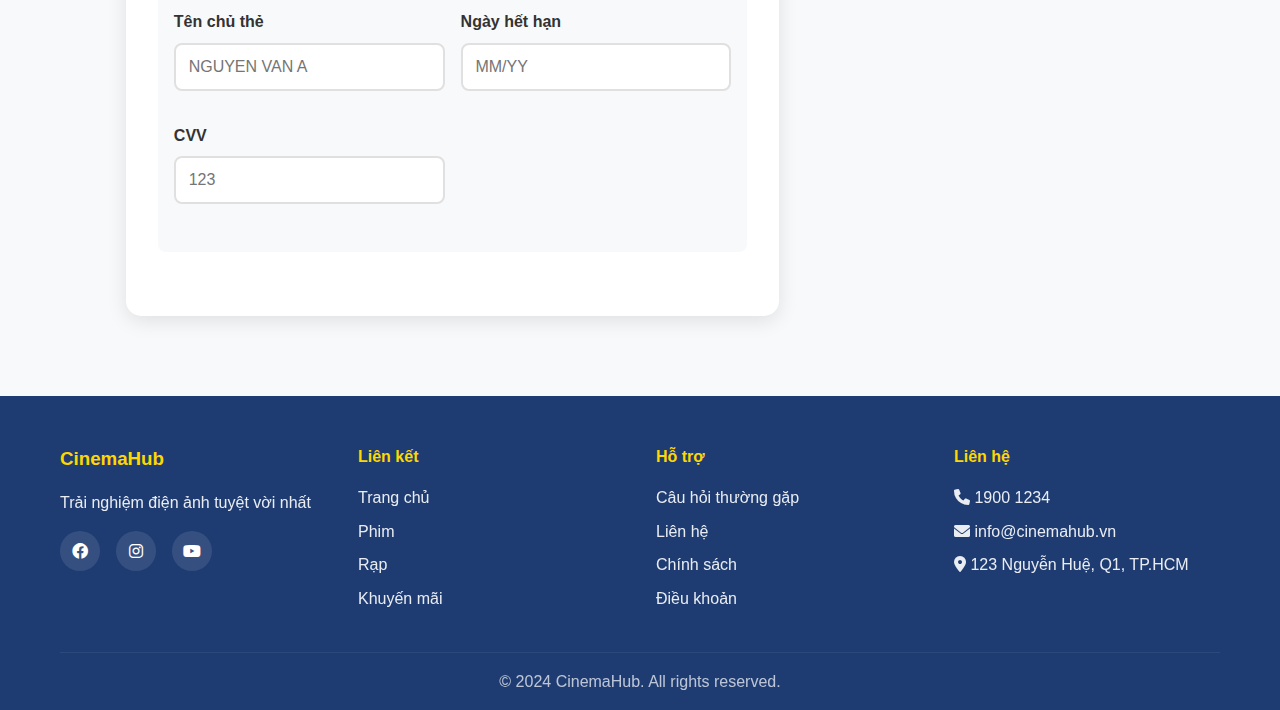
<file: checkout.html>
<!DOCTYPE html>
<html lang="vi">
<head>
    <meta charset="UTF-8">
    <meta name="viewport" content="width=device-width, initial-scale=1.0">
    <title>Thanh toán - CinemaHub</title>
    <link rel="stylesheet" href="css/style.css">
    <link rel="stylesheet" href="https://cdnjs.cloudflare.com/ajax/libs/font-awesome/6.0.0/css/all.min.css">
</head>
<body>
    <!-- Header -->
    <header class="header">
        <nav class="navbar">
            <div class="nav-container">
                <div class="logo">
                    <a href="index.html">
                        <h1><i class="fas fa-film"></i> CinemaHub</h1>
                    </a>
                </div>
                <ul class="nav-menu">
                    <li><a href="index.html">Trang chủ</a></li>
                    <li><a href="index.html#movies">Phim</a></li>
                    <li><a href="index.html#theaters">Rạp</a></li>
                    <li><a href="index.html#promotion">Khuyến mãi</a></li>
                    <li><a href="cart.html" class="cart-icon">
                        <i class="fas fa-shopping-cart"></i>
                        <span class="cart-count">0</span>
                    </a></li>
                    <li><a href="login.html" class="login-btn">Đăng nhập</a></li>
                </ul>
                <div class="hamburger">
                    <span></span>
                    <span></span>
                    <span></span>
                </div>
            </div>
        </nav>
    </header>

    <!-- Checkout Section -->
    <section class="checkout-section">
        <div class="container">
            <div class="page-header">
                <h1><i class="fas fa-credit-card"></i> Thanh toán</h1>
                <div class="checkout-steps">
                    <div class="step active">
                        <span class="step-number">1</span>
                        <span class="step-title">Thông tin</span>
                    </div>
                    <div class="step">
                        <span class="step-number">2</span>
                        <span class="step-title">Thanh toán</span>
                    </div>
                    <div class="step">
                        <span class="step-number">3</span>
                        <span class="step-title">Hoàn tất</span>
                    </div>
                </div>
            </div>

            <div class="checkout-content">
                <!-- Checkout Form -->
                <div class="checkout-form">
                    <!-- Customer Information -->
                    <div class="form-section">
                        <h3><i class="fas fa-user"></i> Thông tin khách hàng</h3>
                        <form id="checkout-form">
                            <div class="form-row">
                                <div class="form-group">
                                    <label for="customer-name">Họ và tên *</label>
                                    <input type="text" id="customer-name" required>
                                </div>
                                <div class="form-group">
                                    <label for="customer-phone">Số điện thoại *</label>
                                    <input type="tel" id="customer-phone" required>
                                </div>
                            </div>
                            <div class="form-group">
                                <label for="customer-email">Email *</label>
                                <input type="email" id="customer-email" required>
                            </div>
                        </form>
                    </div>

                    <!-- Seat Selection -->
                    <div class="form-section">
                        <h3><i class="fas fa-couch"></i> Chọn ghế</h3>
                        <div class="seat-selection">
                            <div class="screen">
                                <div class="screen-label">Màn hình</div>
                            </div>
                            <div class="seat-map">
                                <div class="seat-row">
                                    <span class="row-label">A</span>
                                    <div class="seats">
                                        <div class="seat available" data-seat="A1" onclick="selectSeat(this)">1</div>
                                        <div class="seat available" data-seat="A2" onclick="selectSeat(this)">2</div>
                                        <div class="seat occupied" data-seat="A3">3</div>
                                        <div class="seat available" data-seat="A4" onclick="selectSeat(this)">4</div>
                                        <div class="seat available" data-seat="A5" onclick="selectSeat(this)">5</div>
                                        <div class="seat available" data-seat="A6" onclick="selectSeat(this)">6</div>
                                        <div class="seat occupied" data-seat="A7">7</div>
                                        <div class="seat available" data-seat="A8" onclick="selectSeat(this)">8</div>
                                    </div>
                                </div>
                                <div class="seat-row">
                                    <span class="row-label">B</span>
                                    <div class="seats">
                                        <div class="seat available" data-seat="B1" onclick="selectSeat(this)">1</div>
                                        <div class="seat available" data-seat="B2" onclick="selectSeat(this)">2</div>
                                        <div class="seat available" data-seat="B3" onclick="selectSeat(this)">3</div>
                                        <div class="seat available" data-seat="B4" onclick="selectSeat(this)">4</div>
                                        <div class="seat available" data-seat="B5" onclick="selectSeat(this)">5</div>
                                        <div class="seat available" data-seat="B6" onclick="selectSeat(this)">6</div>
                                        <div class="seat available" data-seat="B7" onclick="selectSeat(this)">7</div>
                                        <div class="seat available" data-seat="B8" onclick="selectSeat(this)">8</div>
                                    </div>
                                </div>
                                <div class="seat-row">
                                    <span class="row-label">C</span>
                                    <div class="seats">
                                        <div class="seat available" data-seat="C1" onclick="selectSeat(this)">1</div>
                                        <div class="seat occupied" data-seat="C2">2</div>
                                        <div class="seat occupied" data-seat="C3">3</div>
                                        <div class="seat available" data-seat="C4" onclick="selectSeat(this)">4</div>
                                        <div class="seat available" data-seat="C5" onclick="selectSeat(this)">5</div>
                                        <div class="seat available" data-seat="C6" onclick="selectSeat(this)">6</div>
                                        <div class="seat available" data-seat="C7" onclick="selectSeat(this)">7</div>
                                        <div class="seat available" data-seat="C8" onclick="selectSeat(this)">8</div>
                                    </div>
                                </div>
                            </div>
                            <div class="seat-legend">
                                <div class="legend-item">
                                    <div class="seat available"></div>
                                    <span>Còn trống</span>
                                </div>
                                <div class="legend-item">
                                    <div class="seat selected"></div>
                                    <span>Đã chọn</span>
                                </div>
                                <div class="legend-item">
                                    <div class="seat occupied"></div>
                                    <span>Đã bán</span>
                                </div>
                            </div>
                            <div class="selected-seats">
                                <h4>Ghế đã chọn:</h4>
                                <div id="selected-seats-list">Chưa chọn ghế nào</div>
                            </div>
                        </div>
                    </div>

                    <!-- Payment Method -->
                    <div class="form-section">
                        <h3><i class="fas fa-credit-card"></i> Phương thức thanh toán</h3>
                        <div class="payment-methods">
                            <div class="payment-method">
                                <input type="radio" id="credit-card" name="payment" value="credit-card" checked>
                                <label for="credit-card">
                                    <i class="fas fa-credit-card"></i>
                                    Thẻ tín dụng/ghi nợ
                                </label>
                            </div>
                            <div class="payment-method">
                                <input type="radio" id="momo" name="payment" value="momo">
                                <label for="momo">
                                    <i class="fas fa-mobile-alt"></i>
                                    Ví MoMo
                                </label>
                            </div>
                            <div class="payment-method">
                                <input type="radio" id="vnpay" name="payment" value="vnpay">
                                <label for="vnpay">
                                    <i class="fas fa-university"></i>
                                    VNPay
                                </label>
                            </div>
                            <div class="payment-method">
                                <input type="radio" id="banking" name="payment" value="banking">
                                <label for="banking">
                                    <i class="fas fa-landmark"></i>
                                    Chuyển khoản ngân hàng
                                </label>
                            </div>
                        </div>

                        <!-- Credit Card Form -->
                        <div id="credit-card-form" class="payment-form">
                            <div class="form-row">
                                <div class="form-group full-width">
                                    <label for="card-number">Số thẻ</label>
                                    <input type="text" id="card-number" placeholder="1234 5678 9012 3456" maxlength="19">
                                </div>
                            </div>
                            <div class="form-row">
                                <div class="form-group">
                                    <label for="card-name">Tên chủ thẻ</label>
                                    <input type="text" id="card-name" placeholder="NGUYEN VAN A">
                                </div>
                                <div class="form-group">
                                    <label for="card-expiry">Ngày hết hạn</label>
                                    <input type="text" id="card-expiry" placeholder="MM/YY" maxlength="5">
                                </div>
                                <div class="form-group">
                                    <label for="card-cvv">CVV</label>
                                    <input type="text" id="card-cvv" placeholder="123" maxlength="3">
                                </div>
                            </div>
                        </div>
                    </div>
                </div>

                <!-- Order Summary -->
                <div class="order-summary">
                    <div class="summary-card">
                        <h3>Thông tin đặt vé</h3>
                        
                        <div id="order-items" class="order-items">
                            <!-- Order items will be displayed here -->
                        </div>
                        
                        <div class="order-details">
                            <div class="detail-row">
                                <span>Rạp:</span>
                                <span>CinemaHub Vincom Đồng Khởi</span>
                            </div>
                            <div class="detail-row">
                                <span>Ngày chiếu:</span>
                                <span id="show-date">Hôm nay</span>
                            </div>
                            <div class="detail-row">
                                <span>Giờ chiếu:</span>
                                <span id="show-time">19:30</span>
                            </div>
                            <div class="detail-row">
                                <span>Phòng:</span>
                                <span>Phòng 1</span>
                            </div>
                        </div>
                        
                        <div class="price-breakdown">
                            <div class="price-row">
                                <span>Tạm tính:</span>
                                <span id="checkout-subtotal">0đ</span>
                            </div>
                            <div class="price-row" id="checkout-discount" style="display: none;">
                                <span>Giảm giá:</span>
                                <span id="checkout-discount-amount">0đ</span>
                            </div>
                            <div class="price-row total">
                                <span>Tổng cộng:</span>
                                <span id="checkout-total">0đ</span>
                            </div>
                        </div>
                        
                        <button class="pay-btn" onclick="processPayment()">
                            <i class="fas fa-lock"></i>
                            Thanh toán an toàn
                        </button>
                        
                        <div class="security-badges">
                            <i class="fas fa-shield-alt"></i>
                            <span>Được bảo vệ bởi SSL 256-bit</span>
                        </div>
                    </div>
                </div>
            </div>
        </div>
    </section>

    <!-- Success Modal -->
    <div id="success-modal" class="modal">
        <div class="modal-content">
            <div class="success-icon">
                <i class="fas fa-check-circle"></i>
            </div>
            <h2>Đặt vé thành công!</h2>
            <p>Cảm ơn bạn đã chọn CinemaHub. Vé của bạn đã được gửi qua email.</p>
            <div class="ticket-info">
                <h4>Thông tin vé:</h4>
                <div id="ticket-details"></div>
            </div>
            <button class="modal-btn" onclick="goToHome()">Về trang chủ</button>
        </div>
    </div>

    <!-- Footer -->
    <footer class="footer">
        <div class="container">
            <div class="footer-content">
                <div class="footer-section">
                    <h3>CinemaHub</h3>
                    <p>Trải nghiệm điện ảnh tuyệt vời nhất</p>
                    <div class="social-links">
                        <a href="#"><i class="fab fa-facebook"></i></a>
                        <a href="#"><i class="fab fa-instagram"></i></a>
                        <a href="#"><i class="fab fa-youtube"></i></a>
                    </div>
                </div>
                <div class="footer-section">
                    <h4>Liên kết</h4>
                    <ul>
                        <li><a href="index.html">Trang chủ</a></li>
                        <li><a href="index.html#movies">Phim</a></li>
                        <li><a href="index.html#theaters">Rạp</a></li>
                        <li><a href="index.html#promotion">Khuyến mãi</a></li>
                    </ul>
                </div>
                <div class="footer-section">
                    <h4>Hỗ trợ</h4>
                    <ul>
                        <li><a href="#">Câu hỏi thường gặp</a></li>
                        <li><a href="#">Liên hệ</a></li>
                        <li><a href="#">Chính sách</a></li>
                        <li><a href="#">Điều khoản</a></li>
                    </ul>
                </div>
                <div class="footer-section">
                    <h4>Liên hệ</h4>
                    <p><i class="fas fa-phone"></i> 1900 1234</p>
                    <p><i class="fas fa-envelope"></i> info@cinemahub.vn</p>
                    <p><i class="fas fa-map-marker-alt"></i> 123 Nguyễn Huệ, Q1, TP.HCM</p>
                </div>
            </div>
            <div class="footer-bottom">
                <p>&copy; 2024 CinemaHub. All rights reserved.</p>
            </div>
        </div>
    </footer>

    <script src="js/main.js"></script>
    <script src="js/checkout.js"></script>
</body>
</html>
</file>
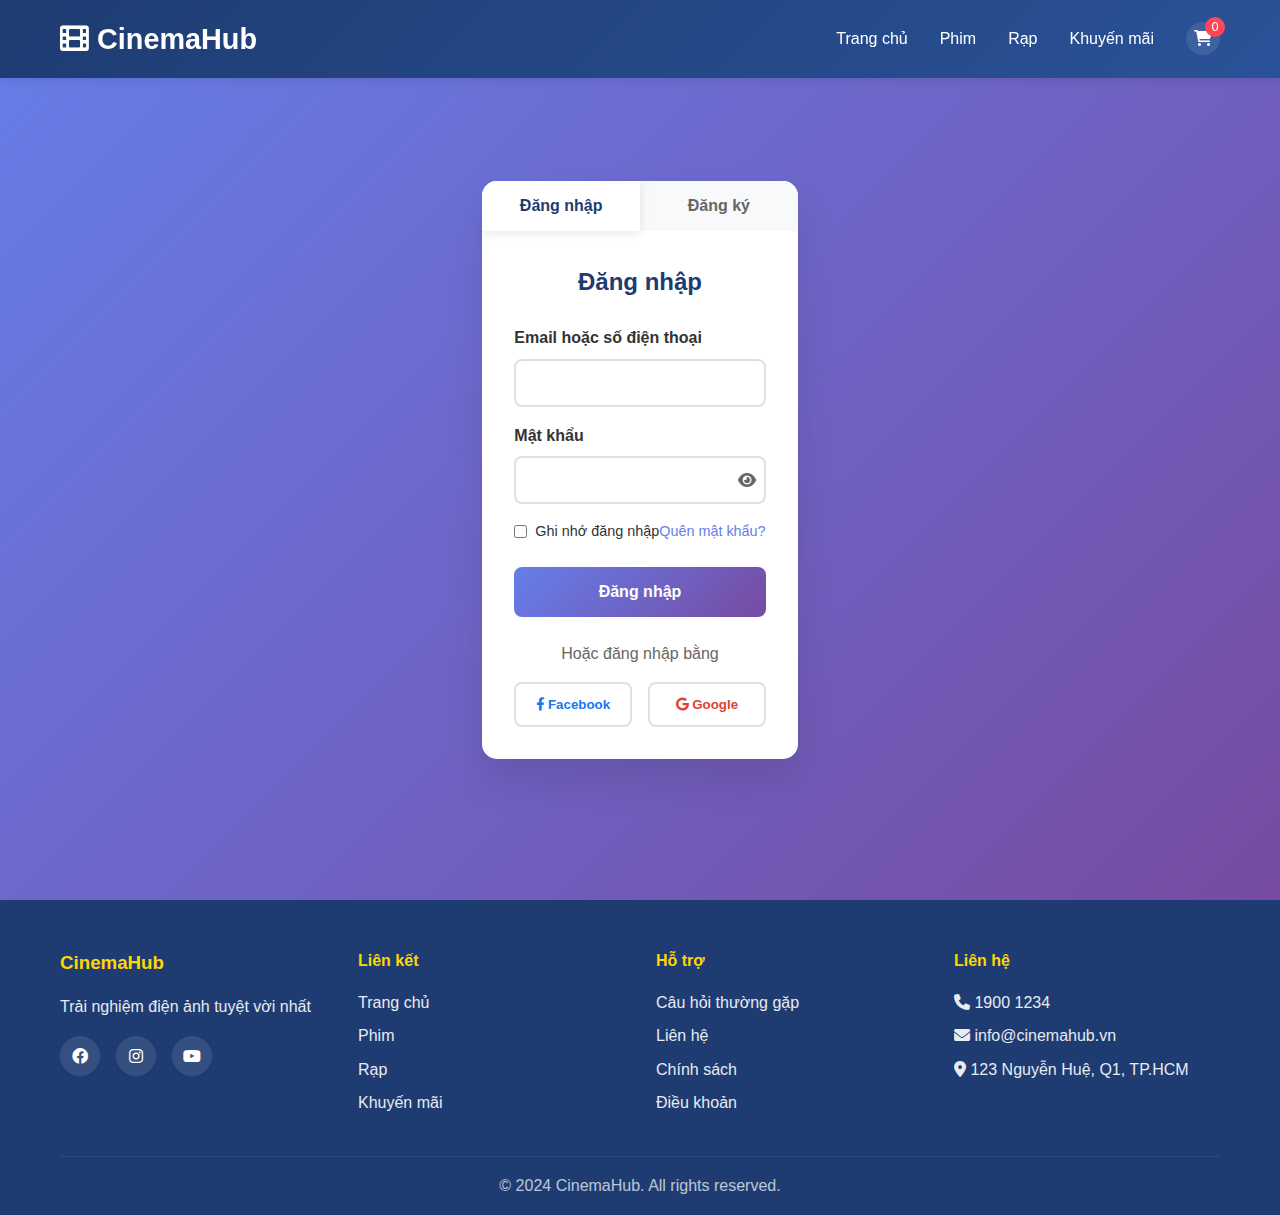
<file: login.html>
<!DOCTYPE html>
<html lang="vi">
<head>
    <meta charset="UTF-8">
    <meta name="viewport" content="width=device-width, initial-scale=1.0">
    <title>Đăng nhập - CinemaHub</title>
    <link rel="stylesheet" href="css/style.css">
    <link rel="stylesheet" href="https://cdnjs.cloudflare.com/ajax/libs/font-awesome/6.0.0/css/all.min.css">
</head>
<body>
    <!-- Header -->
    <header class="header">
        <nav class="navbar">
            <div class="nav-container">
                <div class="logo">
                    <a href="index.html">
                        <h1><i class="fas fa-film"></i> CinemaHub</h1>
                    </a>
                </div>
                <ul class="nav-menu">
                    <li><a href="index.html">Trang chủ</a></li>
                    <li><a href="index.html#movies">Phim</a></li>
                    <li><a href="index.html#theaters">Rạp</a></li>
                    <li><a href="index.html#promotion">Khuyến mãi</a></li>
                    <li><a href="cart.html" class="cart-icon">
                        <i class="fas fa-shopping-cart"></i>
                        <span class="cart-count">0</span>
                    </a></li>
                </ul>
                <div class="hamburger">
                    <span></span>
                    <span></span>
                    <span></span>
                </div>
            </div>
        </nav>
    </header>

    <!-- Auth Section -->
    <section class="auth-section">
        <div class="auth-container">
            <div class="auth-toggle">
                <button class="toggle-btn active" onclick="showLogin()">Đăng nhập</button>
                <button class="toggle-btn" onclick="showRegister()">Đăng ký</button>
            </div>

            <!-- Login Form -->
            <div id="login-form" class="auth-form active">
                <h2>Đăng nhập</h2>
                <form onsubmit="handleLogin(event)">
                    <div class="form-group">
                        <label for="login-email">Email hoặc số điện thoại</label>
                        <input type="text" id="login-email" required>
                    </div>
                    <div class="form-group">
                        <label for="login-password">Mật khẩu</label>
                        <div class="password-input">
                            <input type="password" id="login-password" required>
                            <i class="fas fa-eye toggle-password" onclick="togglePassword('login-password', this)"></i>
                        </div>
                    </div>
                    <div class="form-options">
                        <label class="checkbox">
                            <input type="checkbox" id="remember-me">
                            <span class="checkmark"></span>
                            Ghi nhớ đăng nhập
                        </label>
                        <a href="#" class="forgot-password">Quên mật khẩu?</a>
                    </div>
                    <button type="submit" class="auth-btn">Đăng nhập</button>
                </form>
                <div class="social-login">
                    <p>Hoặc đăng nhập bằng</p>
                    <div class="social-buttons">
                        <button class="social-btn facebook">
                            <i class="fab fa-facebook-f"></i> Facebook
                        </button>
                        <button class="social-btn google">
                            <i class="fab fa-google"></i> Google
                        </button>
                    </div>
                </div>
            </div>

            <!-- Register Form -->
            <div id="register-form" class="auth-form">
                <h2>Đăng ký</h2>
                <form onsubmit="handleRegister(event)">
                    <div class="form-group">
                        <label for="register-name">Họ và tên</label>
                        <input type="text" id="register-name" required>
                    </div>
                    <div class="form-group">
                        <label for="register-email">Email</label>
                        <input type="email" id="register-email" required>
                    </div>
                    <div class="form-group">
                        <label for="register-phone">Số điện thoại</label>
                        <input type="tel" id="register-phone" required>
                    </div>
                    <div class="form-group">
                        <label for="register-password">Mật khẩu</label>
                        <div class="password-input">
                            <input type="password" id="register-password" required minlength="6">
                            <i class="fas fa-eye toggle-password" onclick="togglePassword('register-password', this)"></i>
                        </div>
                        <small class="password-hint">Mật khẩu phải có ít nhất 6 ký tự</small>
                    </div>
                    <div class="form-group">
                        <label for="confirm-password">Xác nhận mật khẩu</label>
                        <div class="password-input">
                            <input type="password" id="confirm-password" required>
                            <i class="fas fa-eye toggle-password" onclick="togglePassword('confirm-password', this)"></i>
                        </div>
                    </div>
                    <div class="form-group">
                        <label for="birth-date">Ngày sinh</label>
                        <input type="date" id="birth-date" required>
                    </div>
                    <div class="form-group">
                        <label for="gender">Giới tính</label>
                        <select id="gender" required>
                            <option value="">Chọn giới tính</option>
                            <option value="male">Nam</option>
                            <option value="female">Nữ</option>
                            <option value="other">Khác</option>
                        </select>
                    </div>
                    <div class="form-options">
                        <label class="checkbox">
                            <input type="checkbox" id="agree-terms" required>
                            <span class="checkmark"></span>
                            Tôi đồng ý với <a href="#" class="terms-link">điều khoản sử dụng</a>
                        </label>
                    </div>
                    <div class="form-options">
                        <label class="checkbox">
                            <input type="checkbox" id="subscribe-newsletter">
                            <span class="checkmark"></span>
                            Nhận thông tin khuyến mãi qua email
                        </label>
                    </div>
                    <button type="submit" class="auth-btn">Đăng ký</button>
                </form>
                <div class="social-login">
                    <p>Hoặc đăng ký bằng</p>
                    <div class="social-buttons">
                        <button class="social-btn facebook">
                            <i class="fab fa-facebook-f"></i> Facebook
                        </button>
                        <button class="social-btn google">
                            <i class="fab fa-google"></i> Google
                        </button>
                    </div>
                </div>
            </div>
        </div>
    </section>

    <!-- Footer -->
    <footer class="footer">
        <div class="container">
            <div class="footer-content">
                <div class="footer-section">
                    <h3>CinemaHub</h3>
                    <p>Trải nghiệm điện ảnh tuyệt vời nhất</p>
                    <div class="social-links">
                        <a href="#"><i class="fab fa-facebook"></i></a>
                        <a href="#"><i class="fab fa-instagram"></i></a>
                        <a href="#"><i class="fab fa-youtube"></i></a>
                    </div>
                </div>
                <div class="footer-section">
                    <h4>Liên kết</h4>
                    <ul>
                        <li><a href="index.html">Trang chủ</a></li>
                        <li><a href="index.html#movies">Phim</a></li>
                        <li><a href="index.html#theaters">Rạp</a></li>
                        <li><a href="index.html#promotion">Khuyến mãi</a></li>
                    </ul>
                </div>
                <div class="footer-section">
                    <h4>Hỗ trợ</h4>
                    <ul>
                        <li><a href="#">Câu hỏi thường gặp</a></li>
                        <li><a href="#">Liên hệ</a></li>
                        <li><a href="#">Chính sách</a></li>
                        <li><a href="#">Điều khoản</a></li>
                    </ul>
                </div>
                <div class="footer-section">
                    <h4>Liên hệ</h4>
                    <p><i class="fas fa-phone"></i> 1900 1234</p>
                    <p><i class="fas fa-envelope"></i> info@cinemahub.vn</p>
                    <p><i class="fas fa-map-marker-alt"></i> 123 Nguyễn Huệ, Q1, TP.HCM</p>
                </div>
            </div>
            <div class="footer-bottom">
                <p>&copy; 2024 CinemaHub. All rights reserved.</p>
            </div>
        </div>
    </footer>

    <script src="js/main.js"></script>
    <script src="js/auth.js"></script>
</body>
</html>
</file>
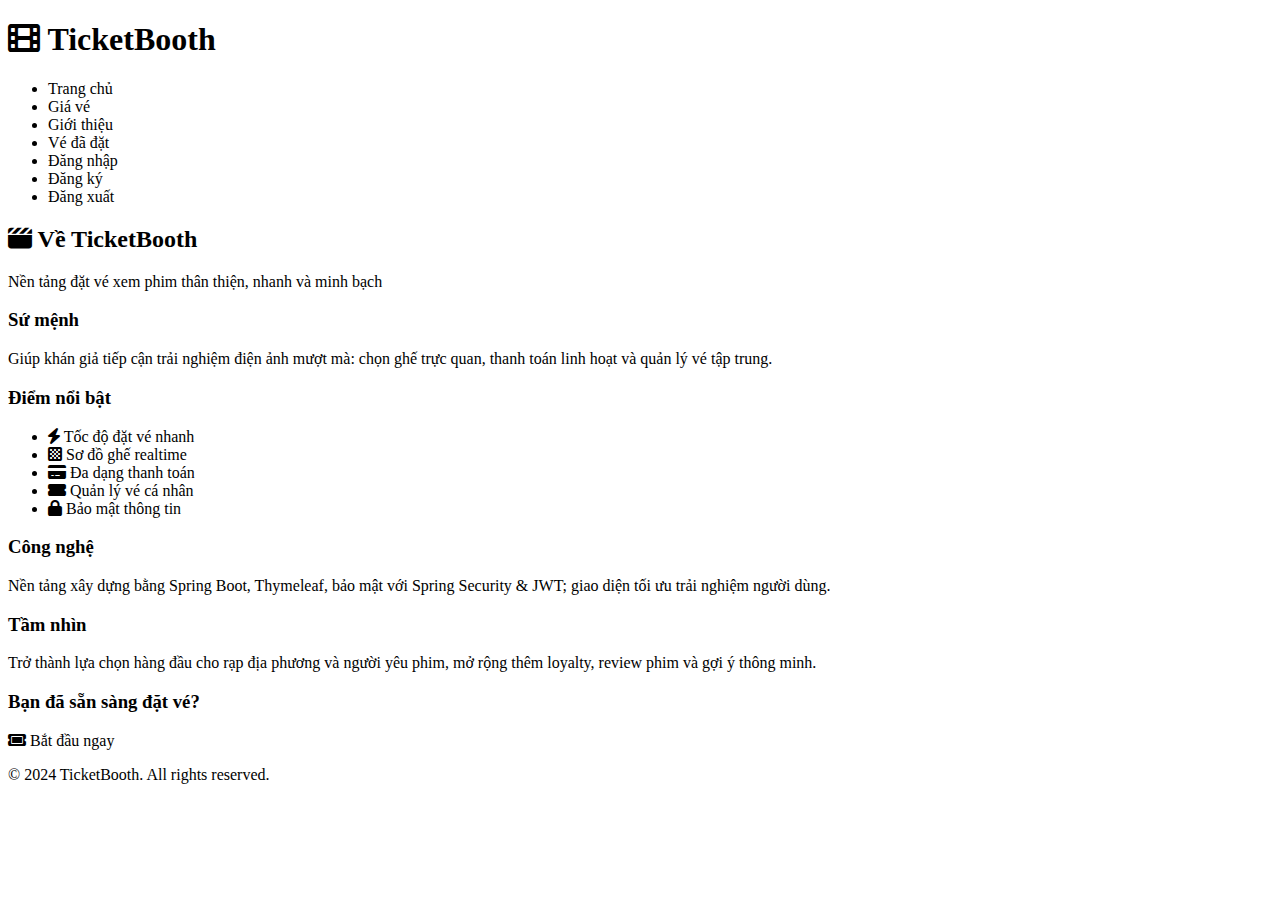
<file: TicketBooth/src/main/resources/templates/about.html>
<!DOCTYPE html>
<html lang="vi" xmlns:th="http://www.thymeleaf.org"
      xmlns:sec="http://www.thymeleaf.org/extras/spring-security">
<head>
    <meta charset="UTF-8">
    <title>Giới thiệu - TicketBooth</title>
    <link rel="stylesheet" th:href="@{/css/style.css}">
    <link rel="stylesheet" th:href="@{/css/about.css}">
    <link rel="stylesheet" href="https://cdnjs.cloudflare.com/ajax/libs/font-awesome/6.0.0/css/all.min.css">
</head>
<body>
<header class="header">
    <nav class="navbar">
        <div class="nav-container">
            <div class="logo"><a th:href="@{/}"><h1><i class="fas fa-film"></i> TicketBooth</h1></a></div>
            <ul class="nav-menu">
                <li><a th:href="@{/}">Trang chủ</a></li>
                <li><a th:href="@{/price}">Giá vé</a></li>
                <li><a th:href="@{/about}" class="active">Giới thiệu</a></li>
                <li><a th:href="@{/my-tickets}">Vé đã đặt</a></li>
                <li sec:authorize="!isAuthenticated()"><a th:href="@{/login}" class="login-btn">Đăng nhập</a></li>
                <li sec:authorize="!isAuthenticated()"><a th:href="@{/signup}" class="signup-btn">Đăng ký</a></li>
                <li sec:authorize="isAuthenticated()"><a th:href="@{/logout}" class="logout-btn">Đăng xuất</a></li>
            </ul>
        </div>
    </nav>
</header>
<section class="page-hero">
    <div class="container">
        <h2><i class="fas fa-clapperboard"></i> Về TicketBooth</h2>
        <p>Nền tảng đặt vé xem phim thân thiện, nhanh và minh bạch</p>
    </div>
</section>
<section class="about-section">
    <div class="container">
        <div class="about-grid">
            <div class="about-block">
                <h3>Sứ mệnh</h3>
                <p>Giúp khán giả tiếp cận trải nghiệm điện ảnh mượt mà: chọn ghế trực quan, thanh toán linh hoạt và quản lý vé tập trung.</p>
            </div>
            <div class="about-block">
                <h3>Điểm nổi bật</h3>
                <ul class="feature-list">
                    <li><i class="fas fa-bolt"></i> Tốc độ đặt vé nhanh</li>
                    <li><i class="fas fa-chess-board"></i> Sơ đồ ghế realtime</li>
                    <li><i class="fas fa-credit-card"></i> Đa dạng thanh toán</li>
                    <li><i class="fas fa-ticket-alt"></i> Quản lý vé cá nhân</li>
                    <li><i class="fas fa-lock"></i> Bảo mật thông tin</li>
                </ul>
            </div>
            <div class="about-block">
                <h3>Công nghệ</h3>
                <p>Nền tảng xây dựng bằng Spring Boot, Thymeleaf, bảo mật với Spring Security & JWT; giao diện tối ưu trải nghiệm người dùng.</p>
            </div>
            <div class="about-block">
                <h3>Tầm nhìn</h3>
                <p>Trở thành lựa chọn hàng đầu cho rạp địa phương và người yêu phim, mở rộng thêm loyalty, review phim và gợi ý thông minh.</p>
            </div>
        </div>
        <div class="cta-box">
            <h3>Bạn đã sẵn sàng đặt vé?</h3>
            <a th:href="@{/}" class="btn-primary"><i class="fas fa-ticket"></i> Bắt đầu ngay</a>
        </div>
    </div>
</section>
<footer class="footer">
    <div class="container">
        <div class="footer-bottom"><p>&copy; 2024 TicketBooth. All rights reserved.</p></div>
    </div>
</footer>
</body>
</html>
</file>
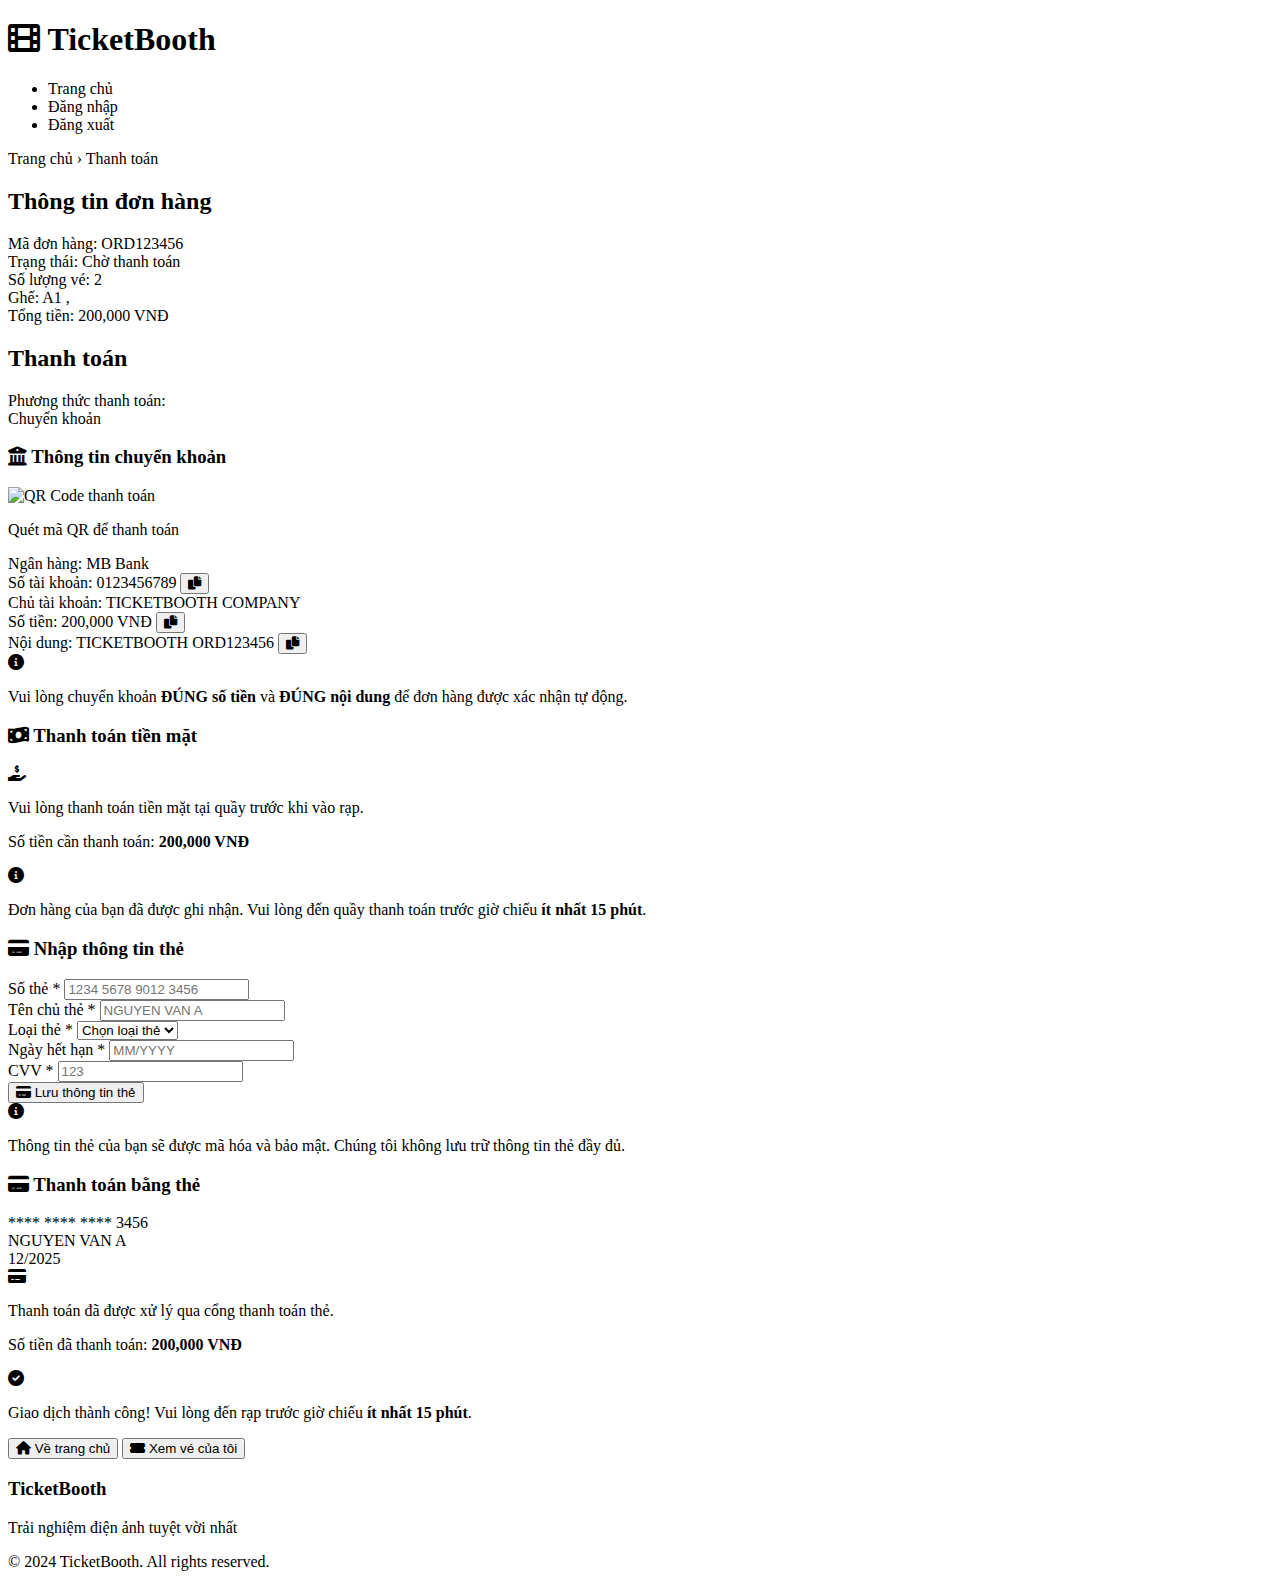
<file: TicketBooth/src/main/resources/templates/checkout.html>
<!DOCTYPE html>
<html lang="vi" xmlns:th="http://www.thymeleaf.org"
      xmlns:sec="http://www.thymeleaf.org/extras/spring-security">
<head>
    <meta charset="UTF-8">
    <meta name="viewport" content="width=device-width, initial-scale=1.0">
    <title>Thanh toán - TicketBooth</title>
    <link rel="stylesheet" th:href="@{/css/style.css}">
    <link rel="stylesheet" th:href="@{/css/checkout.css}">
    <link rel="stylesheet" href="https://cdnjs.cloudflare.com/ajax/libs/font-awesome/6.0.0/css/all.min.css">
</head>
<body>
    <!-- Header -->
    <header class="header">
        <nav class="navbar">
            <div class="nav-container">
                <div class="logo">
                    <a th:href="@{/}">
                        <h1><i class="fas fa-film"></i> TicketBooth</h1>
                    </a>
                </div>
                <ul class="nav-menu">
                    <li><a th:href="@{/}">Trang chủ</a></li>
                    <li sec:authorize="!isAuthenticated()">
                        <a th:href="@{/login}" class="login-btn">Đăng nhập</a>
                    </li>
                    <li sec:authorize="isAuthenticated()">
                        <a th:href="@{/logout}" class="logout-btn">Đăng xuất</a>
                    </li>
                </ul>
            </div>
        </nav>
    </header>

    <!-- Breadcrumb -->
    <section class="breadcrumb-section">
        <div class="container">
            <nav class="breadcrumb">
                <a th:href="@{/}">Trang chủ</a>
                <span class="separator">›</span>
                <span>Thanh toán</span>
            </nav>
        </div>
    </section>

    <!-- Checkout Section -->
    <section class="checkout-section">
        <div class="container">
            <div class="checkout-layout">
                <!-- Order Summary -->
                <div class="order-summary-card">
                    <h2>Thông tin đơn hàng</h2>
                    
                    <div class="order-info">
                        <div class="info-row">
                            <span class="label">Mã đơn hàng:</span>
                            <span class="value" th:text="${payment.orderCode}">ORD123456</span>
                        </div>
                        <div class="info-row">
                            <span class="label">Trạng thái:</span>
                            <span class="value status" th:text="${payment.status}">Chờ thanh toán</span>
                        </div>
                        <div class="info-row">
                            <span class="label">Số lượng vé:</span>
                            <span class="value" th:text="${tickets.size()}">2</span>
                        </div>
                        <div class="info-row">
                            <span class="label">Ghế:</span>
                            <span class="value">
                                <span th:each="ticket, iterStat : ${tickets}">
                                    <span th:text="${ticket.seat.position}">A1</span>
                                    <span th:if="${!iterStat.last}">, </span>
                                </span>
                            </span>
                        </div>
                    </div>

                    <div class="total-section">
                        <div class="total-row">
                            <span class="total-label">Tổng tiền:</span>
                            <span class="total-amount" th:text="${#numbers.formatInteger(payment.cost, 0, 'COMMA') + ' VNĐ'}">200,000 VNĐ</span>
                        </div>
                    </div>
                </div>

                <!-- Payment Method Section -->
                <div class="payment-section">
                    <h2>Thanh toán</h2>
                    
                    <div class="payment-method-display">
                        <div class="method-label">Phương thức thanh toán:</div>
                        <div class="method-value" th:text="${payment.method}">Chuyển khoản</div>
                    </div>

                    <!-- Bank Transfer Payment -->
                    <div th:if="${payment.method == 'Chuyển khoản ngân hàng'}" class="bank-transfer-payment">
                        <div class="payment-card">
                            <h3><i class="fas fa-university"></i> Thông tin chuyển khoản</h3>
                            
                            <div class="qr-code-container">
                                <div class="qr-code">
                                    <img th:src="${payment.url}" 
                                         alt="QR Code thanh toán" 
                                         onerror="this.src='/images/qr-placeholder.png'">
                                </div>
                                <p class="qr-instruction">Quét mã QR để thanh toán</p>
                            </div>

                            <div class="bank-info">
                                <div class="bank-detail">
                                    <span class="bank-label">Ngân hàng:</span>
                                    <span class="bank-value">MB Bank</span>
                                </div>
                                <div class="bank-detail">
                                    <span class="bank-label">Số tài khoản:</span>
                                    <span class="bank-value">0123456789</span>
                                    <button class="copy-btn" onclick="copyToClipboard('0123456789')">
                                        <i class="fas fa-copy"></i>
                                    </button>
                                </div>
                                <div class="bank-detail">
                                    <span class="bank-label">Chủ tài khoản:</span>
                                    <span class="bank-value">TICKETBOOTH COMPANY</span>
                                </div>
                                <div class="bank-detail">
                                    <span class="bank-label">Số tiền:</span>
                                    <span class="bank-value highlight" th:text="${#numbers.formatInteger(payment.cost, 0, 'COMMA') + ' VNĐ'}">200,000 VNĐ</span>
                                    <button class="copy-btn" th:attr="onclick=|copyToClipboard('${payment.cost}')|">
                                        <i class="fas fa-copy"></i>
                                    </button>
                                </div>
                                <div class="bank-detail">
                                    <span class="bank-label">Nội dung:</span>
                                    <span class="bank-value highlight" th:text="'TICKETBOOTH ' + ${payment.orderCode}">TICKETBOOTH ORD123456</span>
                                    <button class="copy-btn" th:attr="onclick=|copyToClipboard('TICKETBOOTH ${payment.orderCode}')|">
                                        <i class="fas fa-copy"></i>
                                    </button>
                                </div>
                            </div>

                            <div class="payment-note">
                                <i class="fas fa-info-circle"></i>
                                <p>Vui lòng chuyển khoản <strong>ĐÚNG số tiền</strong> và <strong>ĐÚNG nội dung</strong> để đơn hàng được xác nhận tự động.</p>
                            </div>
                        </div>
                    </div>

                    <!-- Cash Payment -->
                    <div th:if="${payment.method == 'Tiền mặt'}" class="cash-payment">
                        <div class="payment-card">
                            <h3><i class="fas fa-money-bill-wave"></i> Thanh toán tiền mặt</h3>

                            <div class="cash-info">
                                <div class="cash-icon">
                                    <i class="fas fa-hand-holding-usd"></i>
                                </div>
                                <p class="cash-instruction">Vui lòng thanh toán tiền mặt tại quầy trước khi vào rạp.</p>
                                <p class="cash-amount">Số tiền cần thanh toán: <strong th:text="${#numbers.formatInteger(payment.cost, 0, 'COMMA') + ' VNĐ'}">200,000 VNĐ</strong></p>
                            </div>

                            <div class="payment-note">
                                <i class="fas fa-info-circle"></i>
                                <p>Đơn hàng của bạn đã được ghi nhận. Vui lòng đến quầy thanh toán trước giờ chiếu <strong>ít nhất 15 phút</strong>.</p>
                            </div>
                        </div>
                    </div>

                    <!-- Card Payment -->
                    <div th:if="${payment.method == 'Thẻ tín dụng/ghi nợ'}" class="card-payment">
                        <!-- Missing card info (logged in) -->
                        <div th:if="${currentUser != null and userCard == null}"
                             class="card-form-container">
                            <div class="payment-card">
                                <h3><i class="fas fa-credit-card"></i> Nhập thông tin thẻ</h3>
                                <form id="cardForm" class="card-form">
                                    <div class="form-group">
                                        <label for="cardNumber">Số thẻ <span class="required">*</span></label>
                                        <input type="text" id="cardNumber" name="cardNumber" placeholder="1234 5678 9012 3456" maxlength="19" required>
                                    </div>
                                    <div class="form-group">
                                        <label for="holderName">Tên chủ thẻ <span class="required">*</span></label>
                                        <input type="text" id="holderName" name="holderName" placeholder="NGUYEN VAN A" required>
                                    </div>
                                    <div class="form-group">
                                        <label for="cardType">Loại thẻ <span class="required">*</span></label>
                                        <select id="cardType" name="cardType" required>
                                            <option value="">Chọn loại thẻ</option>
                                            <option value="VISA">Visa</option>
                                            <option value="MASTERCARD">MasterCard</option>
                                        </select>
                                    </div>
                                    <div class="form-row">
                                        <div class="form-group">
                                            <label for="expirationDate">Ngày hết hạn <span class="required">*</span></label>
                          <input type="text" id="expirationDate" name="expirationDate" 
                              placeholder="MM/YYYY" maxlength="7" required 
                              pattern="^(0[1-9]|1[0-2])\/[0-9]{4}$" 
                              title="Định dạng MM/YYYY (VD: 08/2026)">
                                        </div>

                                        <div class="form-group">
                                            <label for="cvv">CVV <span class="required">*</span></label>
                                            <input type="text" id="cvv" name="cvv"
                                                   placeholder="123" maxlength="4" required>
                                        </div>
                                    </div>

                                    <button type="submit" class="btn-primary">
                                        <i class="fas fa-credit-card"></i> Lưu thông tin thẻ
                                    </button>
                                    <!-- Dùng email để cập nhật thẻ thay vì userId -->
                                    <input type="hidden" id="email" th:value="${currentUser != null} ? ${currentUser.email} : ''">
                                </form>

                                <div class="payment-note">
                                    <i class="fas fa-info-circle"></i>
                                    <p>Thông tin thẻ của bạn sẽ được mã hóa và bảo mật. Chúng tôi không lưu trữ thông tin thẻ đầy đủ.</p>
                                </div>
                            </div>
                        </div>

                        <!-- Show existing card info if user has card information -->
                        <div th:if="${userCard != null and userCard.cardNumber != null and userCard.cardNumber != '' and
                                     userCard.holdersName != null and userCard.holdersName != '' and
                                     userCard.expirationDate != null and userCard.cardType != null}"
                             class="existing-card-info">
                            <div class="payment-card">
                                <h3><i class="fas fa-credit-card"></i> Thanh toán bằng thẻ</h3>

                                <div class="card-display">
                                    <div class="card-visual">
                                        <div class="card-number">
                                            <span th:text="${(userCard != null and userCard.cardNumber != null) 
                                                ? '**** **** **** ' + userCard.cardNumber 
                                                : '**** **** ****'}">**** **** **** 3456</span>
                                        </div>
                                        <div class="card-holder">
                                            <span th:text="${userCard.holdersName}">NGUYEN VAN A</span>
                                        </div>
                                        <div class="card-expiry">
                                            <span th:text="${#dates.format(userCard.expirationDate, 'MM/yyyy')}">12/2025</span>
                                        </div>
                                    </div>
                                </div>

                                <div class="card-info">
                                    <div class="card-icon">
                                        <i class="fas fa-credit-card"></i>
                                    </div>
                                    <p class="card-instruction">Thanh toán đã được xử lý qua cổng thanh toán thẻ.</p>
                                    <p class="card-amount">Số tiền đã thanh toán: <strong th:text="${#numbers.formatInteger(payment.cost, 0, 'COMMA') + ' VNĐ'}">200,000 VNĐ</strong></p>
                                </div>

                                <div class="payment-note">
                                    <i class="fas fa-check-circle"></i>
                                    <p>Giao dịch thành công! Vui lòng đến rạp trước giờ chiếu <strong>ít nhất 15 phút</strong>.</p>
                                </div>
                            </div>
                        </div>
                    </div>

                    <!-- Action Buttons -->
                    <div class="action-buttons">
                        <button class="btn-secondary" onclick="window.location.href='/'">
                            <i class="fas fa-home"></i> Về trang chủ
                        </button>
                        <button class="btn-primary" onclick="window.location.href='/my-tickets'">
                            <i class="fas fa-ticket-alt"></i> Xem vé của tôi
                        </button>
                    </div>
                </div>
            </div>
        </div>
    </section>

    <!-- Footer -->
    <footer class="footer">
        <div class="container">
            <div class="footer-content">
                <div class="footer-section">
                    <h3>TicketBooth</h3>
                    <p>Trải nghiệm điện ảnh tuyệt vời nhất</p>
                </div>
            </div>
            <div class="footer-bottom">
                <p>&copy; 2024 TicketBooth. All rights reserved.</p>
            </div>
        </div>
    </footer>

    <script th:src="@{/js/main.js}"></script>
    <script>
        function copyToClipboard(text) {
            navigator.clipboard.writeText(text).then(() => {
                // Show notification
                const notification = document.createElement('div');
                notification.className = 'copy-notification';
                notification.textContent = 'Đã sao chép!';
                document.body.appendChild(notification);
                
                setTimeout(() => {
                    notification.classList.add('show');
                }, 10);
                
                setTimeout(() => {
                    notification.classList.remove('show');
                    setTimeout(() => notification.remove(), 300);
                }, 2000);
            }).catch(err => {
                alert('Không thể sao chép. Vui lòng sao chép thủ công.');
            });
        }

        // Card form handling
        document.addEventListener('DOMContentLoaded', function() {
            const cardForm = document.getElementById('cardForm');
            if (cardForm) {
                // Format card number input
                const cardNumberInput = document.getElementById('cardNumber');
                cardNumberInput.addEventListener('input', function(e) {
                    let value = e.target.value.replace(/\s/g, '');
                    let formattedValue = value.replace(/(.{4})/g, '$1 ').trim();
                    if (formattedValue.length > 19) {
                        formattedValue = formattedValue.substr(0, 19);
                    }
                    e.target.value = formattedValue;
                });

                // Format expiration date input
                const expirationInput = document.getElementById('expirationDate');
                expirationInput.addEventListener('input', function(e) {
                    let value = e.target.value.replace(/\D/g, '');
                    if (value.length >= 2) {
                        value = value.substring(0, 2) + '/' + value.substring(2, 6);
                    }
                    e.target.value = value;
                });

                // Only allow numbers for CVV
                const cvvInput = document.getElementById('cvv');
                cvvInput.addEventListener('input', function(e) {
                    e.target.value = e.target.value.replace(/\D/g, '');
                });

                // Handle form submission
                cardForm.addEventListener('submit', function(e) {
                    e.preventDefault();
                    
                    const emailEl = document.getElementById('email');
                    const formData = {
                        email: emailEl ? emailEl.value : null,
                        card_type: document.getElementById('cardType').value.trim(),
                        card_number: document.getElementById('cardNumber').value.replace(/\s/g, ''),
                        holder_name: document.getElementById('holderName').value.trim(),
                        expiration_date: document.getElementById('expirationDate').value.trim(),
                        card_cvv: document.getElementById('cvv').value.trim()
                    };

                    // Basic FE validation bổ sung
                    if (!formData.email) {
                        alert('Thiếu email. Vui lòng tải lại trang.');
                        return;
                    }
                    if (formData.card_number.length < 13) {
                        alert('Số thẻ không hợp lệ.');
                        return;
                    }
                    if (!formData.card_type) {
                        alert('Vui lòng chọn loại thẻ.');
                        return;
                    }
                    if (!/^\d{2}\/\d{4}$/.test(formData.expiration_date)) {
                        alert('Ngày hết hạn phải ở định dạng MM/YYYY');
                        return;
                    }

                    fetch('/api/v1/payments/card', {
                        method: 'POST',
                        headers: {
                            'Content-Type': 'application/json',
                            'X-Requested-With': 'XMLHttpRequest'
                        },
                        body: JSON.stringify(formData)
                    })
                    .then(response => response.json())
                    .then(data => {
                        if (data.status === 'success') {
                            alert(data.message);
                            // Reload page to show updated card info
                            location.reload();
                        } else {
                            alert(data.message || 'Có lỗi xảy ra khi lưu thông tin thẻ.');
                        }
                    })
                    .catch(error => {
                        console.error('Error:', error);
                        alert('Có lỗi xảy ra khi lưu thông tin thẻ. Vui lòng thử lại.');
                    });
                });
            }
        });
    </script>
</body>
</html>
</file>
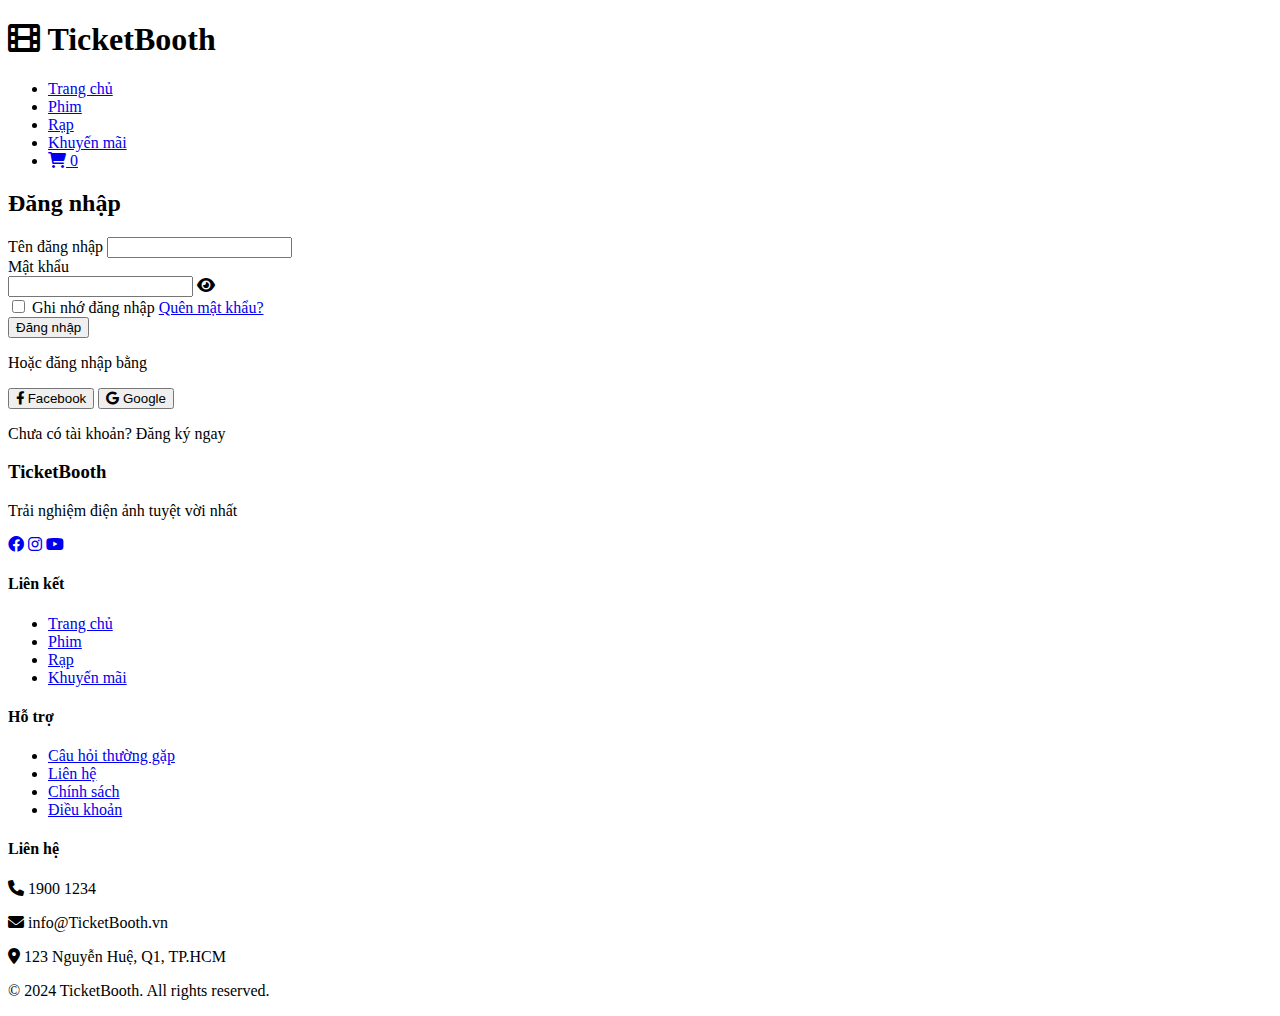
<file: TicketBooth/src/main/resources/templates/login.html>
<!DOCTYPE html>
<html lang="vi">
<head>
    <meta charset="UTF-8">
    <meta name="viewport" content="width=device-width, initial-scale=1.0">
    <title>Đăng nhập - TicketBooth</title>
    <link rel="stylesheet" th:href="@{/css/style.css}">
    <link rel="stylesheet" href="https://cdnjs.cloudflare.com/ajax/libs/font-awesome/6.0.0/css/all.min.css">
</head>
<body>
    <!-- Header -->
    <header class="header">
        <nav class="navbar">
            <div class="nav-container">
                <div class="logo">
                    <a th:href="@{/home}">
                        <h1><i class="fas fa-film"></i> TicketBooth</h1>
                    </a>
                </div>
                <ul class="nav-menu">
                    <li><a href="index.html">Trang chủ</a></li>
                    <li><a href="index.html#movies">Phim</a></li>
                    <li><a href="index.html#theaters">Rạp</a></li>
                    <li><a href="index.html#promotion">Khuyến mãi</a></li>
                    <li><a href="cart.html" class="cart-icon">
                        <i class="fas fa-shopping-cart"></i>
                        <span class="cart-count">0</span>
                    </a></li>
                </ul>
                <div class="hamburger">
                    <span></span>
                    <span></span>
                    <span></span>
                </div>
            </div>
        </nav>
    </header>

    <!-- Auth Section -->
    <section class="auth-section">
        <div class="auth-container">
            <!-- Login Form -->
            <div class="auth-form active">
                <h2>Đăng nhập</h2>
                <form action="/perform_login" method="post">
                    <div class="form-group">
                        <label for="login-username">Tên đăng nhập</label>
                        <input type="text" id="login-username" name="username" required>
                    </div>
                    <div class="form-group">
                        <label for="login-password">Mật khẩu</label>
                        <div class="password-input">
                            <input type="password" id="login-password" name="password" required>
                            <i class="fas fa-eye toggle-password" onclick="togglePassword('login-password', this)"></i>
                        </div>
                    </div>
                    <div class="form-options">
                        <label class="checkbox">
                            <input type="checkbox" name="remember-me">
                            <span class="checkmark"></span>
                            Ghi nhớ đăng nhập
                        </label>
                        <a href="#" class="forgot-password">Quên mật khẩu?</a>
                    </div>
                    <button type="submit" class="auth-btn">Đăng nhập</button>
                </form>
                <div class="social-login">
                    <p>Hoặc đăng nhập bằng</p>
                    <div class="social-buttons">
                        <button class="social-btn facebook">
                            <i class="fab fa-facebook-f"></i> Facebook
                        </button>
                        <button class="social-btn google">
                            <i class="fab fa-google"></i> Google
                        </button>
                    </div>
                </div>
                <div class="signup-link">
                    <p>Chưa có tài khoản? <a th:href="@{/signup}">Đăng ký ngay</a></p>
                </div>
            </div>
        </div>
    </section>

    <!-- Footer -->
    <footer class="footer">
        <div class="container">
            <div class="footer-content">
                <div class="footer-section">
                    <h3>TicketBooth</h3>
                    <p>Trải nghiệm điện ảnh tuyệt vời nhất</p>
                    <div class="social-links">
                        <a href="#"><i class="fab fa-facebook"></i></a>
                        <a href="#"><i class="fab fa-instagram"></i></a>
                        <a href="#"><i class="fab fa-youtube"></i></a>
                    </div>
                </div>
                <div class="footer-section">
                    <h4>Liên kết</h4>
                    <ul>
                        <li><a href="index.html">Trang chủ</a></li>
                        <li><a href="index.html#movies">Phim</a></li>
                        <li><a href="index.html#theaters">Rạp</a></li>
                        <li><a href="index.html#promotion">Khuyến mãi</a></li>
                    </ul>
                </div>
                <div class="footer-section">
                    <h4>Hỗ trợ</h4>
                    <ul>
                        <li><a href="#">Câu hỏi thường gặp</a></li>
                        <li><a href="#">Liên hệ</a></li>
                        <li><a href="#">Chính sách</a></li>
                        <li><a href="#">Điều khoản</a></li>
                    </ul>
                </div>
                <div class="footer-section">
                    <h4>Liên hệ</h4>
                    <p><i class="fas fa-phone"></i> 1900 1234</p>
                    <p><i class="fas fa-envelope"></i> info@TicketBooth.vn</p>
                    <p><i class="fas fa-map-marker-alt"></i> 123 Nguyễn Huệ, Q1, TP.HCM</p>
                </div>
            </div>
            <div class="footer-bottom">
                <p>&copy; 2024 TicketBooth. All rights reserved.</p>
            </div>
        </div>
    </footer>

    <script th:src="@{/js/main.js}"></script>
    <script th:src="@{/js/auth.js}"></script>

</body>
</html>
</file>
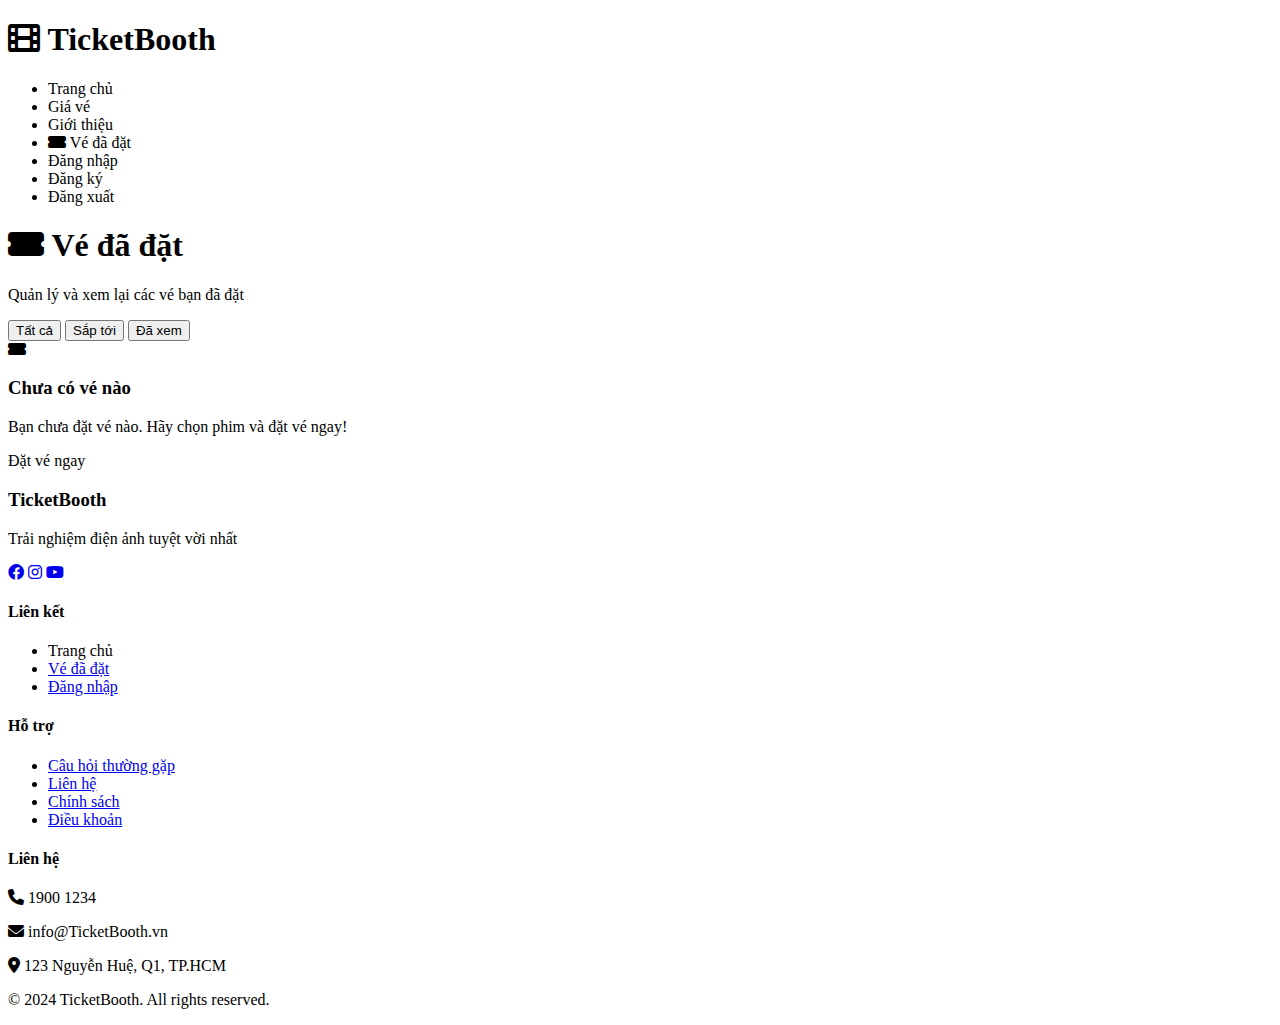
<file: TicketBooth/src/main/resources/templates/my-tickets.html>
<!DOCTYPE html>
<html lang="vi">
<head>
    <meta charset="UTF-8">
    <meta name="viewport" content="width=device-width, initial-scale=1.0">
    <title>Vé đã đặt - TicketBooth</title>
    <link rel="stylesheet" th:href="@{/css/style.css}">
    <link rel="stylesheet" href="https://cdnjs.cloudflare.com/ajax/libs/font-awesome/6.0.0/css/all.min.css">
</head>
<body>
    <!-- Header -->
    <header class="header">
        <nav class="navbar">
            <div class="nav-container">
                <div class="logo">
                    <a th:href="@{/}">
                        <h1><i class="fas fa-film"></i> TicketBooth</h1>
                    </a>
                </div>
                <ul class="nav-menu">
                    <li><a th:href="@{/}">Trang chủ</a></li>
                    <li><a th:href="@{/price}">Giá vé</a></li>
                    <li><a th:href="@{/about}">Giới thiệu</a></li>
                    <li class="active"><a th:href="@{/my-tickets}"><i class="fas fa-ticket-alt"></i> Vé đã đặt</a></li>
                    <li sec:authorize="!isAuthenticated()"><a th:href="@{/login}" class="login-btn">Đăng nhập</a></li>
                    <li sec:authorize="!isAuthenticated()"><a th:href="@{/signup}" class="signup-btn">Đăng ký</a></li>
                    <li sec:authorize="isAuthenticated()"><a th:href="@{/logout}" class="logout-btn">Đăng xuất</a></li>
                </ul>
                <div class="hamburger">
                    <span></span>
                    <span></span>
                    <span></span>
                </div>
            </div>
        </nav>
        
        <!-- Bỏ thanh tìm kiếm riêng ở trang này -->
    </header>

    <!-- My Tickets Section -->
    <section class="tickets-section">
        <div class="container">
            <div class="page-header">
                <h1><i class="fas fa-ticket-alt"></i> Vé đã đặt</h1>
                <p>Quản lý và xem lại các vé bạn đã đặt</p>
            </div>

            <!-- Tickets Filter -->
            <div class="tickets-filter">
                <button class="filter-btn active" onclick="filterTickets('all')">Tất cả</button>
                <button class="filter-btn" onclick="filterTickets('upcoming')">Sắp tới</button>
                <button class="filter-btn" onclick="filterTickets('completed')">Đã xem</button>
            </div>

            <!-- Tickets List -->
            <div class="tickets-list" id="ticketsContainer">
                <div class="empty-tickets" th:if="${#lists.isEmpty(tickets)}">
                    <i class="fas fa-ticket-alt"></i>
                    <h3>Chưa có vé nào</h3>
                    <p>Bạn chưa đặt vé nào. Hãy chọn phim và đặt vé ngay!</p>
                    <a th:href="@{/}" class="btn-primary">Đặt vé ngay</a>
                </div>
            </div>
        </div>
    </section>

    <!-- Footer -->
    <footer class="footer">
        <div class="container">
            <div class="footer-content">
                <div class="footer-section">
                    <h3>TicketBooth</h3>
                    <p>Trải nghiệm điện ảnh tuyệt vời nhất</p>
                    <div class="social-links">
                        <a href="#"><i class="fab fa-facebook"></i></a>
                        <a href="#"><i class="fab fa-instagram"></i></a>
                        <a href="#"><i class="fab fa-youtube"></i></a>
                    </div>
                </div>
                <div class="footer-section">
                    <h4>Liên kết</h4>
                    <ul>
                        <li><a th:href="@{/}">Trang chủ</a></li>
                        <li><a href="my-tickets.html">Vé đã đặt</a></li>
                        <li><a href="login.html">Đăng nhập</a></li>
                    </ul>
                </div>
                <div class="footer-section">
                    <h4>Hỗ trợ</h4>
                    <ul>
                        <li><a href="#">Câu hỏi thường gặp</a></li>
                        <li><a href="#">Liên hệ</a></li>
                        <li><a href="#">Chính sách</a></li>
                        <li><a href="#">Điều khoản</a></li>
                    </ul>
                </div>
                <div class="footer-section">
                    <h4>Liên hệ</h4>
                    <p><i class="fas fa-phone"></i> 1900 1234</p>
                    <p><i class="fas fa-envelope"></i> info@TicketBooth.vn</p>
                    <p><i class="fas fa-map-marker-alt"></i> 123 Nguyễn Huệ, Q1, TP.HCM</p>
                </div>
            </div>
            <div class="footer-bottom">
                <p>&copy; 2024 TicketBooth. All rights reserved.</p>
            </div>
        </div>
    </footer>

    <script th:inline="javascript">
        /*<![CDATA[*/
        window.myTickets = /*[[${tickets}]]*/ [];
        /*]]>*/
    </script>
    <script th:src="@{/js/main.js}"></script>
    <script th:src="@{/js/my-tickets.js}"></script>
</body>
</html>
</file>
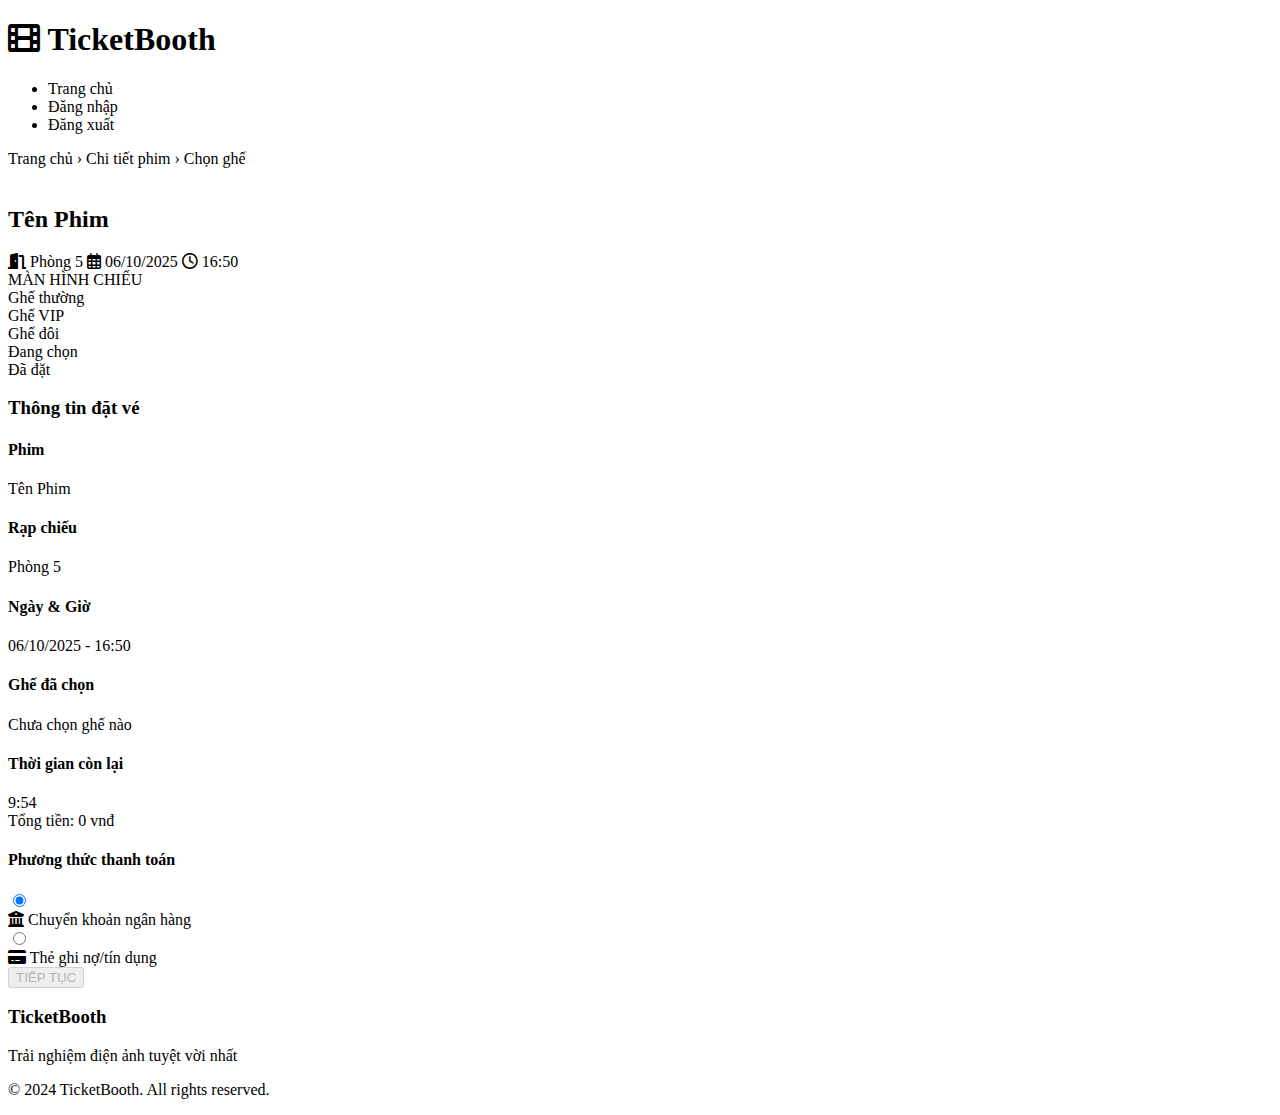
<file: TicketBooth/src/main/resources/templates/reservation.html>
<!DOCTYPE html>
<html lang="vi" xmlns:th="http://www.thymeleaf.org"
      xmlns:sec="http://www.thymeleaf.org/extras/spring-security">
<head>
    <meta charset="UTF-8">
    <meta name="viewport" content="width=device-width, initial-scale=1.0">
    <title>Chọn ghế - TicketBooth</title>
    <link rel="stylesheet" th:href="@{/css/style.css}">
    <link rel="stylesheet" th:href="@{/css/seat-selection.css}">
    <link rel="stylesheet" href="https://cdnjs.cloudflare.com/ajax/libs/font-awesome/6.0.0/css/all.min.css">
</head>
<body>
    <!-- Header -->
    <header class="header">
        <nav class="navbar">
            <div class="nav-container">
                <div class="logo">
                    <a th:href="@{/}">
                        <h1><i class="fas fa-film"></i> TicketBooth</h1>
                    </a>
                </div>
                <ul class="nav-menu">
                    <li><a th:href="@{/}">Trang chủ</a></li>
                    <li sec:authorize="!isAuthenticated()">
                        <a th:href="@{/login}" class="login-btn">Đăng nhập</a>
                    </li>
                    <li sec:authorize="isAuthenticated()">
                        <a th:href="@{/logout}" class="logout-btn">Đăng xuất</a>
                    </li>
                </ul>
            </div>
        </nav>
    </header>

    <!-- Breadcrumb -->
    <section class="breadcrumb-section">
        <div class="container">
            <nav class="breadcrumb">
                <a th:href="@{/}">Trang chủ</a>
                <span class="separator">›</span>
                <a th:href="@{/movie(movieId=${movie.id})}">Chi tiết phim</a>
                <span class="separator">›</span>
                <span>Chọn ghế</span>
            </nav>
        </div>
    </section>

    <!-- Movie Info Bar -->
    <section class="movie-info-bar">
        <div class="container">
            <div class="movie-info-content">
                <img th:src="${movie.thumbnailUrl}" th:alt="${movie.title}" class="movie-thumbnail">
                <div class="movie-info-details">
                    <h2 class="movie-name" th:text="${movie.title}">Tên Phim</h2>
                    <div class="show-details">
                        <span><i class="fas fa-door-open"></i> <span th:text="${show.hallName}">Phòng 5</span></span>
                        <span><i class="far fa-calendar-alt"></i> <span th:text="${#temporals.format(show.showDate, 'dd/MM/yyyy')}">06/10/2025</span></span>
                        <span><i class="far fa-clock"></i> <span th:text="${#temporals.format(show.startTime, 'HH:mm')}">16:50</span></span>
                    </div>
                </div>
            </div>
        </div>
    </section>

    <!-- Seat Selection Section -->
    <section class="seat-selection-section">
        <div class="container">
            <div class="selection-layout">
                <!-- Seat Map -->
                <div class="seat-map-container">
                    <div class="screen-container">
                        <div class="screen">MÀN HÌNH CHIẾU</div>
                    </div>

                    <div class="seat-map" id="seat-map">
                        <!-- Seats will be generated here by JavaScript -->
                    </div>

                    <!-- Legend -->
                    <div class="seat-legend">
                        <div class="legend-item">
                            <div class="seat-icon seat-normal seat-available"></div>
                            <span>Ghế thường</span>
                        </div>
                        <div class="legend-item">
                            <div class="seat-icon seat-vip seat-available"></div>
                            <span>Ghế VIP</span>
                        </div>
                        <div class="legend-item">
                            <div class="seat-icon seat-couple seat-available"></div>
                            <span>Ghế đôi</span>
                        </div>
                        <div class="legend-item">
                            <div class="seat-icon seat-selected"></div>
                            <span>Đang chọn</span>
                        </div>
                        <div class="legend-item">
                            <div class="seat-icon seat-occupied"></div>
                            <span>Đã đặt</span>
                        </div>
                    </div>
                </div>

                <!-- Booking Summary -->
                <div class="booking-summary">
                    <h3>Thông tin đặt vé</h3>
                    
                    <div class="summary-section">
                        <h4>Phim</h4>
                        <p th:text="${movie.title}">Tên Phim</p>
                    </div>

                    <div class="summary-section">
                        <h4>Rạp chiếu</h4>
                        <p th:text="${show.hallName}">Phòng 5</p>
                    </div>

                    <div class="summary-section">
                        <h4>Ngày & Giờ</h4>
                        <p>
                            <span th:text="${#temporals.format(show.showDate, 'dd/MM/yyyy')}">06/10/2025</span> - 
                            <span th:text="${#temporals.format(show.startTime, 'HH:mm')}">16:50</span>
                        </p>
                    </div>

                    <div class="summary-section">
                        <h4>Ghế đã chọn</h4>
                        <div id="selected-seats-display" class="selected-seats-list">
                            <p class="no-seats-selected">Chưa chọn ghế nào</p>
                        </div>
                    </div>

                    <div class="summary-section">
                        <h4>Thời gian còn lại</h4>
                        <div id="countdown-timer" class="countdown-timer">9:54</div>
                    </div>

                    <div class="summary-total">
                        <span class="total-label">Tổng tiền:</span>
                        <span id="total-price" class="total-price">0 vnđ</span>
                    </div>

                    <div class="summary-section">
                        <h4>Phương thức thanh toán</h4>
                        <div class="payment-methods">
                            <label class="payment-method">
                                <input type="radio" name="payment-method" value="BANK" checked>
                                <div class="payment-option">
                                    <i class="fas fa-university"></i>
                                    <span>Chuyển khoản ngân hàng</span>
                                </div>
                            </label>
                            <label class="payment-method">
                                <input type="radio" name="payment-method" value="CARD">
                                <div class="payment-option">
                                    <i class="fas fa-credit-card"></i>
                                    <span>Thẻ ghi nợ/tín dụng</span>
                                </div>
                            </label>
                        </div>
                    </div>
                    <button id="btn-continue" class="btn-continue" onclick="proceedToCheckout()" disabled>
                        TIẾP TỤC
                    </button>
                </div>
            </div>
        </div>
    </section>

    <!-- Hidden data for JavaScript -->
    <script th:inline="javascript">
        /*<![CDATA[*/
        window.allTicketsData = /*[[${tickets}]]*/ [];
        window.availableTicketsData = /*[[${availableTickets}]]*/ [];
        window.showId = /*[[${show.id}]]*/ null;
        window.userId = /*[[${userId}]]*/ null;
        /*]]>*/
    </script>

    <!-- Footer -->
    <footer class="footer">
        <div class="container">
            <div class="footer-content">
                <div class="footer-section">
                    <h3>TicketBooth</h3>
                    <p>Trải nghiệm điện ảnh tuyệt vời nhất</p>
                </div>
            </div>
            <div class="footer-bottom">
                <p>&copy; 2024 TicketBooth. All rights reserved.</p>
            </div>
        </div>
    </footer>

    <script th:src="@{/js/main.js}"></script>
    <script th:src="@{/js/reservation.js}"></script>
</body>
</html>
</file>
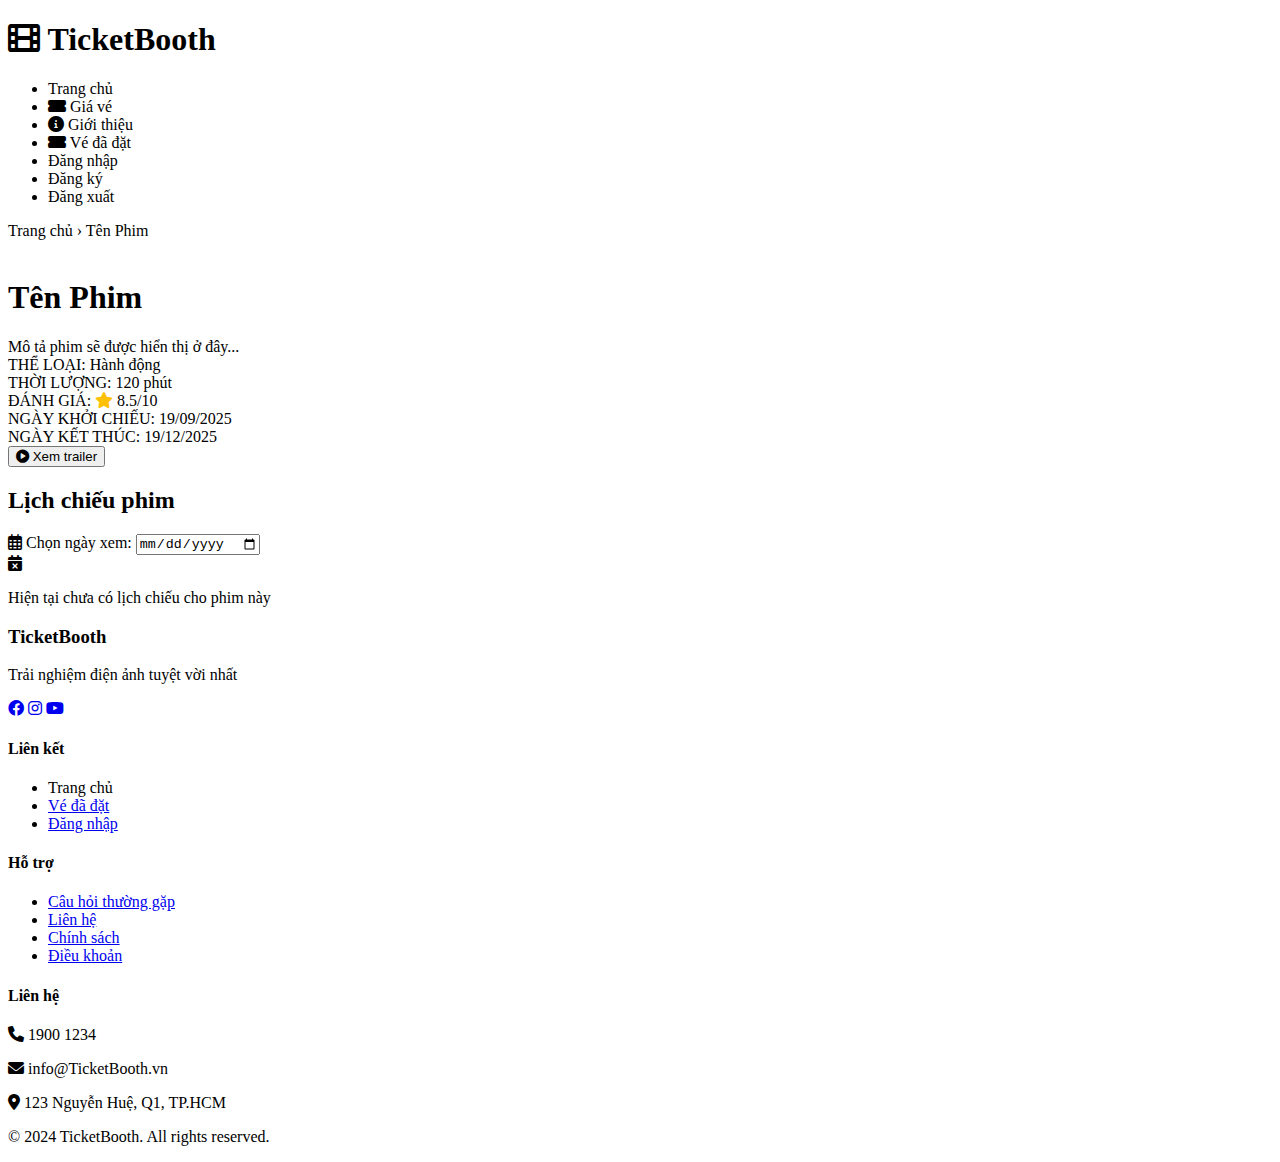
<file: TicketBooth/src/main/resources/templates/showtime.html>
<!DOCTYPE html>
<html lang="vi" xmlns:th="http://www.thymeleaf.org"
      xmlns:sec="http://www.thymeleaf.org/extras/spring-security">
<head>
    <meta charset="UTF-8">
    <meta name="viewport" content="width=device-width, initial-scale=1.0">
    <title th:text="${movie.title + ' - TicketBooth'}">Chi tiết phim - TicketBooth</title>
    <link rel="stylesheet" th:href="@{/css/style.css}">
    <link rel="stylesheet" href="https://cdnjs.cloudflare.com/ajax/libs/font-awesome/6.0.0/css/all.min.css">
</head>
<body>
    <!-- Header (đồng bộ với index) -->
    <header class="header">
        <nav class="navbar">
            <div class="nav-container">
                <div class="logo">
                    <h1><i class="fas fa-film"></i> TicketBooth</h1>
                </div>
                <ul class="nav-menu">
                    <li><a th:href="@{/}">Trang chủ</a></li>
                    <li><a th:href="@{/price}"><i class="fas fa-ticket-alt"></i> Giá vé</a></li>
                    <li><a th:href="@{/about}"><i class="fas fa-circle-info"></i> Giới thiệu</a></li>
                    <li><a th:href="@{/my-tickets}" class="tickets-btn">
                        <i class="fas fa-ticket-alt"></i> Vé đã đặt
                    </a></li>
                    <li sec:authorize="!isAuthenticated()">
                        <a th:href="@{/login}" class="login-btn">Đăng nhập</a>
                    </li>
                    <li sec:authorize="!isAuthenticated()">
                        <a th:href="@{/signup}" class="signup-btn">Đăng ký</a>
                    </li>
                    <li sec:authorize="isAuthenticated()">
                        <a th:href="@{/logout}" class="logout-btn">Đăng xuất</a>
                    </li>
                </ul>
                <div class="hamburger">
                    <span></span>
                    <span></span>
                    <span></span>
                </div>
            </div>
        </nav>
    </header>

    <!-- Breadcrumb -->
    <section class="breadcrumb-section">
        <div class="container">
            <nav class="breadcrumb">
                <a th:href="@{/}">Trang chủ</a>
                <span class="separator">›</span>
                <span th:text="${movie.title}">Tên Phim</span>
            </nav>
        </div>
    </section>

    <!-- Movie Detail Section -->
    <section class="movie-detail-section">
        <div class="container">
            <div class="movie-detail-content">
                <!-- Movie Poster -->
                <div class="movie-poster-container">
                    <div class="poster-wrapper">
                        <img th:src="${movie.thumbnailUrl}" th:alt="${movie.title}" class="movie-poster-large">
                        <!-- <div class="age-rating" th:text="${movie.ageRating}">T16</div> -->
                    </div>
                </div>

                <!-- Movie Information -->
                <div class="movie-info-container">
                    <h1 class="movie-title" th:text="${movie.title}">Tên Phim</h1>
                    
                    <div class="movie-description" th:text="${movie.description}">
                        Mô tả phim sẽ được hiển thị ở đây...
                    </div>

                    <div class="movie-details">
                        <div class="detail-row">
                            <span class="detail-label">THỂ LOẠI:</span>
                            <span class="detail-value" th:text="${movie.genre}">Hành động</span>
                        </div>
                        <div class="detail-row">
                            <span class="detail-label">THỜI LƯỢNG:</span>
                            <span class="detail-value" th:text="${movie.duration + ' phút'}">120 phút</span>
                        </div>
                        <div class="detail-row" th:if="${movie.rating > 0}">
                            <span class="detail-label">ĐÁNH GIÁ:</span>
                            <span class="detail-value">
                                <i class="fas fa-star" style="color: #ffc107;"></i>
                                <span th:text="${#numbers.formatDecimal(movie.rating, 1, 1)} + '/10'">8.5/10</span>
                            </span>
                        </div>
                        <div class="detail-row">
                            <span class="detail-label">NGÀY KHỞI CHIẾU:</span>
                            <span class="detail-value" th:text="${#temporals.format(movie.beginDay, 'dd/MM/yyyy')}">19/09/2025</span>
                        </div>
                        <div class="detail-row" th:if="${movie.endDay != null}">
                            <span class="detail-label">NGÀY KẾT THÚC:</span>
                            <span class="detail-value" th:text="${#temporals.format(movie.endDay, 'dd/MM/yyyy')}">19/12/2025</span>
                        </div>
                    </div>
                    
                    <!-- Movie Actions -->
                    <div class="movie-actions" th:if="${movie.trailerUrl != null and movie.trailerUrl != ''}">
                        <button class="btn-trailer" th:attr="data-trailer=${movie.trailerUrl}" onclick="showTrailer(this.dataset.trailer)">
                            <i class="fas fa-play-circle"></i> Xem trailer
                        </button>
                    </div>
                </div>
            </div>
        </div>
    </section>

    <!-- Showtimes Section -->
    <section class="showtimes-section">
        <div class="container">
            <h2 class="section-title">Lịch chiếu phim</h2>
            
            <!-- Date Picker -->
            <div th:if="${(not now.isBefore(movie.beginDay)) and (not now.isAfter(movie.endDay))}" class="date-picker-container">
                <label for="show-date" class="date-label">
                    <i class="far fa-calendar-alt"></i> Chọn ngày xem:
                </label>
                <input type="date" 
                       id="show-date" 
                       class="date-picker-input"
                       th:min="${#temporals.format(now, 'yyyy-MM-dd')}"
                       th:max="${#temporals.format(movie.endDay, 'yyyy-MM-dd')}"
                       onchange="filterShowsByDate(this.value)">
            </div>
            <!-- Theater and Showtimes -->
            <div class="theater-showtimes" th:if="${groupedShows != null and !groupedShows.isEmpty()}">
                <!-- Loop through each date (hidden initially, shown by JS) -->
                <div th:each="dateEntry : ${groupedShows}" 
                     class="date-group" 
                     th:attr="data-date=${#temporals.format(dateEntry.key, 'yyyy-MM-dd')}"
                     style="display: none;">
                    <!-- Loop through each hall for this date -->
                    <div th:each="hallEntry : ${dateEntry.value}" class="theater-group">
                        <h4 class="theater-name">
                            <i class="fas fa-door-open"></i>
                            <span th:text="${hallEntry.key}">Phòng chiếu 1</span>
                        </h4>
                        <div class="showtimes-grid">
                            <!-- Loop through each show for this hall and date -->
                            <button th:each="show : ${hallEntry.value}"
                                    class="showtime-btn"
                                    th:attr="data-id=${show.id}"
                                    onclick="selectShowtime(this.dataset.id)">
                                <div class="showtime-time" th:text="${#temporals.format(show.startTime, 'HH:mm')}">09:30</div>
                                <div class="showtime-info">
                                    <span th:text="|~ ${#temporals.format(show.endTime, 'HH:mm')}|">~ 11:45</span>
                                </div>
                            </button>
                        </div>
                    </div>
                </div>
            </div>
            <!-- No showtimes available -->
            <div id="no-showtimes-message" class="no-showtimes" style="display: none;">
                <i class="fas fa-calendar-times"></i>
                <p>Không có lịch chiếu cho ngày đã chọn</p>
            </div>
            <!-- No data at all -->
            <div th:if="${groupedShows == null or groupedShows.isEmpty()}" class="no-showtimes">
                <i class="fas fa-calendar-times"></i>
                <p>Hiện tại chưa có lịch chiếu cho phim này</p>
            </div>
        </div>
    </section>

    <!-- Footer -->
    <footer class="footer">
        <div class="container">
            <div class="footer-content">
                <div class="footer-section">
                    <h3>TicketBooth</h3>
                    <p>Trải nghiệm điện ảnh tuyệt vời nhất</p>
                    <div class="social-links">
                        <a href="#"><i class="fab fa-facebook"></i></a>
                        <a href="#"><i class="fab fa-instagram"></i></a>
                        <a href="#"><i class="fab fa-youtube"></i></a>
                    </div>
                </div>
                <div class="footer-section">
                    <h4>Liên kết</h4>
                    <ul>
                        <li><a th:href="@{/}">Trang chủ</a></li>
                        <li><a href="my-tickets.html">Vé đã đặt</a></li>
                        <li><a href="login.html">Đăng nhập</a></li>
                    </ul>
                </div>
                <div class="footer-section">
                    <h4>Hỗ trợ</h4>
                    <ul>
                        <li><a href="#">Câu hỏi thường gặp</a></li>
                        <li><a href="#">Liên hệ</a></li>
                        <li><a href="#">Chính sách</a></li>
                        <li><a href="#">Điều khoản</a></li>
                    </ul>
                </div>
                <div class="footer-section">
                    <h4>Liên hệ</h4>
                    <p><i class="fas fa-phone"></i> 1900 1234</p>
                    <p><i class="fas fa-envelope"></i> info@TicketBooth.vn</p>
                    <p><i class="fas fa-map-marker-alt"></i> 123 Nguyễn Huệ, Q1, TP.HCM</p>
                </div>
            </div>
            <div class="footer-bottom">
                <p>&copy; 2024 TicketBooth. All rights reserved.</p>
            </div>
        </div>
    </footer>

    <script th:src="@{/js/main.js}"></script>
    <script th:src="@{/js/showtime.js}"></script>
</body>
</html>
</file>
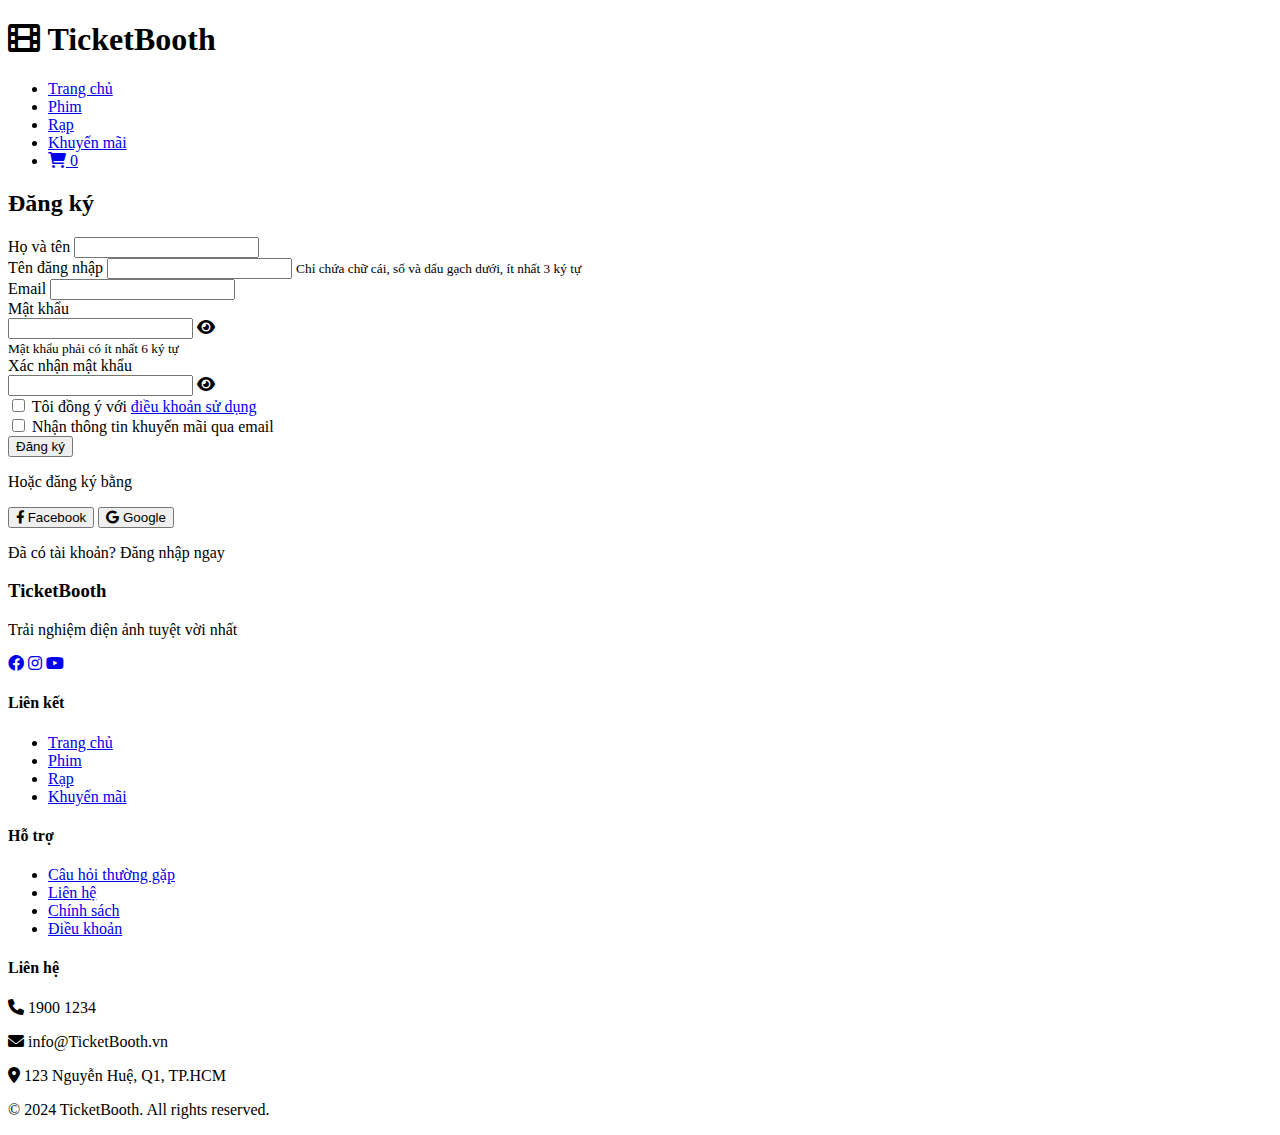
<file: TicketBooth/src/main/resources/templates/signup.html>
<!DOCTYPE html>
<html lang="vi">
<head>
    <meta charset="UTF-8">
    <meta name="viewport" content="width=device-width, initial-scale=1.0">
    <title>Đăng ký - TicketBooth</title>
    <link rel="stylesheet" th:href="@{/css/style.css}">
    <link rel="stylesheet" href="https://cdnjs.cloudflare.com/ajax/libs/font-awesome/6.0.0/css/all.min.css">
</head>
<body>
    <!-- Header -->
    <header class="header">
        <nav class="navbar">
            <div class="nav-container">
                <div class="logo">
                    <a th:href="@{/home}">
                        <h1><i class="fas fa-film"></i> TicketBooth</h1>
                    </a>
                </div>
                <ul class="nav-menu">
                    <li><a href="index.html">Trang chủ</a></li>
                    <li><a href="index.html#movies">Phim</a></li>
                    <li><a href="index.html#theaters">Rạp</a></li>
                    <li><a href="index.html#promotion">Khuyến mãi</a></li>
                    <li><a href="cart.html" class="cart-icon">
                        <i class="fas fa-shopping-cart"></i>
                        <span class="cart-count">0</span>
                    </a></li>
                </ul>
                <div class="hamburger">
                    <span></span>
                    <span></span>
                    <span></span>
                </div>
            </div>
        </nav>
    </header>

    <!-- Auth Section -->
    <section class="auth-section">
        <div class="auth-container">
            <!-- Register Form -->
            <div class="auth-form active">
                <h2>Đăng ký</h2>
                <form onsubmit="handleRegister(event)">
                    <div class="form-group">
                        <label for="register-name">Họ và tên</label>
                        <input type="text" id="register-name" required>
                    </div>
                    <div class="form-group">
                        <label for="register-username">Tên đăng nhập</label>
                        <input type="text" id="register-username" required minlength="3" 
                               pattern="[a-zA-Z0-9_]+" 
                               title="Tên đăng nhập chỉ chứa chữ cái, số và dấu gạch dưới">
                        <small class="password-hint">Chỉ chứa chữ cái, số và dấu gạch dưới, ít nhất 3 ký tự</small>
                    </div>
                    <div class="form-group">
                        <label for="register-email">Email</label>
                        <input type="email" id="register-email" required>
                    </div>
                    <div class="form-group">
                        <label for="register-password">Mật khẩu</label>
                        <div class="password-input">
                            <input type="password" id="register-password" required minlength="6">
                            <i class="fas fa-eye toggle-password" onclick="togglePassword('register-password', this)"></i>
                        </div>
                        <small class="password-hint">Mật khẩu phải có ít nhất 6 ký tự</small>
                    </div>
                    <div class="form-group">
                        <label for="confirm-password">Xác nhận mật khẩu</label>
                        <div class="password-input">
                            <input type="password" id="confirm-password" required>
                            <i class="fas fa-eye toggle-password" onclick="togglePassword('confirm-password', this)"></i>
                        </div>
                    </div>
                    <div class="form-options">
                        <label class="checkbox">
                            <input type="checkbox" id="agree-terms" required>
                            <span class="checkmark"></span>
                            Tôi đồng ý với <a href="#" class="terms-link">điều khoản sử dụng</a>
                        </label>
                    </div>
                    <div class="form-options">
                        <label class="checkbox">
                            <input type="checkbox" id="subscribe-newsletter">
                            <span class="checkmark"></span>
                            Nhận thông tin khuyến mãi qua email
                        </label>
                    </div>
                    <button type="submit" class="auth-btn">Đăng ký</button>
                </form>
                <div class="social-login">
                    <p>Hoặc đăng ký bằng</p>
                    <div class="social-buttons">
                        <button class="social-btn facebook">
                            <i class="fab fa-facebook-f"></i> Facebook
                        </button>
                        <button class="social-btn google">
                            <i class="fab fa-google"></i> Google
                        </button>
                    </div>
                </div>
                <div class="login-link">
                    <p>Đã có tài khoản? <a th:href="@{/login}">Đăng nhập ngay</a></p>
                </div>
            </div>
        </div>
    </section>

    <!-- Footer -->
    <footer class="footer">
        <div class="container">
            <div class="footer-content">
                <div class="footer-section">
                    <h3>TicketBooth</h3>
                    <p>Trải nghiệm điện ảnh tuyệt vời nhất</p>
                    <div class="social-links">
                        <a href="#"><i class="fab fa-facebook"></i></a>
                        <a href="#"><i class="fab fa-instagram"></i></a>
                        <a href="#"><i class="fab fa-youtube"></i></a>
                    </div>
                </div>
                <div class="footer-section">
                    <h4>Liên kết</h4>
                    <ul>
                        <li><a href="index.html">Trang chủ</a></li>
                        <li><a href="index.html#movies">Phim</a></li>
                        <li><a href="index.html#theaters">Rạp</a></li>
                        <li><a href="index.html#promotion">Khuyến mãi</a></li>
                    </ul>
                </div>
                <div class="footer-section">
                    <h4>Hỗ trợ</h4>
                    <ul>
                        <li><a href="#">Câu hỏi thường gặp</a></li>
                        <li><a href="#">Liên hệ</a></li>
                        <li><a href="#">Chính sách</a></li>
                        <li><a href="#">Điều khoản</a></li>
                    </ul>
                </div>
                <div class="footer-section">
                    <h4>Liên hệ</h4>
                    <p><i class="fas fa-phone"></i> 1900 1234</p>
                    <p><i class="fas fa-envelope"></i> info@TicketBooth.vn</p>
                    <p><i class="fas fa-map-marker-alt"></i> 123 Nguyễn Huệ, Q1, TP.HCM</p>
                </div>
            </div>
            <div class="footer-bottom">
                <p>&copy; 2024 TicketBooth. All rights reserved.</p>
            </div>
        </div>
    </footer>

    <script th:src="@{/js/main.js}"></script>
    <script th:src="@{/js/auth.js}"></script>

</body>
</html>
</file>
<file: css/style.css>
/* Reset CSS */
* {
    margin: 0;
    padding: 0;
    box-sizing: border-box;
}

body {
    font-family: 'Segoe UI', Tahoma, Geneva, Verdana, sans-serif;
    line-height: 1.6;
    color: #333;
    background-color: #f8f9fa;
}

.container {
    max-width: 1200px;
    margin: 0 auto;
    padding: 0 20px;
}

/* Header Styles */
.header {
    background: linear-gradient(135deg, #1e3c72 0%, #2a5298 100%);
    box-shadow: 0 2px 10px rgba(0,0,0,0.1);
    position: fixed;
    top: 0;
    width: 100%;
    z-index: 1000;
}

.navbar {
    padding: 1rem 0;
}

.nav-container {
    display: flex;
    justify-content: space-between;
    align-items: center;
    max-width: 1200px;
    margin: 0 auto;
    padding: 0 20px;
}

.logo h1 {
    color: white;
    font-size: 1.8rem;
    font-weight: bold;
}

.logo a {
    text-decoration: none;
}

.nav-menu {
    display: flex;
    list-style: none;
    align-items: center;
    gap: 2rem;
}

.nav-menu a {
    color: white;
    text-decoration: none;
    font-weight: 500;
    transition: color 0.3s ease;
    position: relative;
}

.nav-menu a:hover {
    color: #ffd700;
}

.cart-icon {
    position: relative;
    padding: 0.5rem;
    border-radius: 50%;
    background: rgba(255,255,255,0.1);
}

.cart-icon.active {
    background: rgba(255,215,0,0.2);
}

.cart-count {
    position: absolute;
    top: -5px;
    right: -5px;
    background: #ff4757;
    color: white;
    border-radius: 50%;
    width: 20px;
    height: 20px;
    font-size: 0.8rem;
    display: flex;
    align-items: center;
    justify-content: center;
}

.login-btn {
    background: #ffd700;
    color: #1e3c72 !important;
    padding: 0.5rem 1rem;
    border-radius: 5px;
    font-weight: bold;
}

.login-btn:hover {
    background: #ffed4e;
    color: #1e3c72 !important;
}

.hamburger {
    display: none;
    flex-direction: column;
    cursor: pointer;
}

.hamburger span {
    width: 25px;
    height: 3px;
    background: white;
    margin: 3px 0;
    transition: 0.3s;
}

/* Hero Section */
.hero {
    background: linear-gradient(135deg, #667eea 0%, #764ba2 100%);
    padding: 120px 0 80px;
    display: flex;
    align-items: center;
    min-height: 90vh;
    color: white;
}

.hero-content {
    flex: 1;
    max-width: 1200px;
    margin: 0 auto;
    padding: 0 20px;
    display: grid;
    grid-template-columns: 1fr 1fr;
    gap: 4rem;
    align-items: center;
}

.hero-content h1 {
    font-size: 3.5rem;
    margin-bottom: 1rem;
    line-height: 1.2;
}

.hero-content p {
    font-size: 1.2rem;
    margin-bottom: 2rem;
    opacity: 0.9;
}

.cta-btn {
    display: inline-block;
    background: #ffd700;
    color: #1e3c72;
    padding: 1rem 2rem;
    text-decoration: none;
    border-radius: 50px;
    font-weight: bold;
    font-size: 1.1rem;
    transition: all 0.3s ease;
    box-shadow: 0 4px 15px rgba(255,215,0,0.3);
}

.cta-btn:hover {
    transform: translateY(-2px);
    box-shadow: 0 6px 20px rgba(255,215,0,0.4);
}

.hero-image {
    display: flex;
    justify-content: center;
    align-items: center;
}

.movie-poster-showcase {
    display: flex;
    gap: 1rem;
    transform: perspective(1000px) rotateY(-15deg);
}

.poster-card {
    width: 120px;
    height: 180px;
    background: linear-gradient(145deg, #f0f0f0, #cacaca);
    border-radius: 10px;
    display: flex;
    align-items: center;
    justify-content: center;
    font-size: 3rem;
    box-shadow: 0 10px 30px rgba(0,0,0,0.3);
    transition: transform 0.3s ease;
}

.poster-card:hover {
    transform: translateY(-10px) scale(1.05);
}

/* Movies Section */
.movies-section {
    padding: 80px 0;
    background: white;
}

.section-title {
    text-align: center;
    font-size: 2.5rem;
    margin-bottom: 3rem;
    color: #1e3c72;
    position: relative;
}

.section-title::after {
    content: '';
    position: absolute;
    bottom: -10px;
    left: 50%;
    transform: translateX(-50%);
    width: 100px;
    height: 4px;
    background: linear-gradient(90deg, #ffd700, #ffed4e);
    border-radius: 2px;
}

.movies-grid {
    display: grid;
    grid-template-columns: repeat(auto-fit, minmax(300px, 1fr));
    gap: 2rem;
    margin-top: 3rem;
}

.movie-card {
    background: white;
    border-radius: 15px;
    overflow: hidden;
    box-shadow: 0 10px 30px rgba(0,0,0,0.1);
    transition: all 0.3s ease;
    position: relative;
}

.movie-card:hover {
    transform: translateY(-10px);
    box-shadow: 0 20px 40px rgba(0,0,0,0.15);
}

.movie-poster {
    position: relative;
    overflow: hidden;
}

.poster-placeholder {
    height: 200px;
    background: linear-gradient(145deg, #e0e0e0, #f0f0f0);
    display: flex;
    align-items: center;
    justify-content: center;
    font-size: 4rem;
    color: #999;
    position: relative;
}

.poster-placeholder::before {
    content: '';
    position: absolute;
    top: 0;
    left: 0;
    right: 0;
    bottom: 0;
    background: linear-gradient(45deg, transparent 30%, rgba(255,255,255,0.1) 50%, transparent 70%);
    animation: shimmer 2s infinite;
}

@keyframes shimmer {
    0% { transform: translateX(-100%); }
    100% { transform: translateX(100%); }
}

.movie-info {
    padding: 1.5rem;
}

.movie-info h3 {
    font-size: 1.3rem;
    margin-bottom: 0.5rem;
    color: #1e3c72;
}

.genre {
    color: #666;
    font-size: 0.9rem;
    margin-bottom: 0.5rem;
}

.duration {
    color: #888;
    font-size: 0.9rem;
    margin-bottom: 0.5rem;
}

.rating {
    font-weight: bold;
    color: #ffd700;
    margin-bottom: 1rem;
}

.book-btn {
    width: 100%;
    background: linear-gradient(135deg, #667eea 0%, #764ba2 100%);
    color: white;
    border: none;
    padding: 1rem;
    border-radius: 8px;
    font-size: 1rem;
    font-weight: bold;
    cursor: pointer;
    transition: all 0.3s ease;
}

.book-btn:hover {
    transform: translateY(-2px);
    box-shadow: 0 5px 15px rgba(102,126,234,0.4);
}

/* Theaters Section */
.theaters-section {
    padding: 80px 0;
    background: #f8f9fa;
}

.theaters-grid {
    display: grid;
    grid-template-columns: repeat(auto-fit, minmax(350px, 1fr));
    gap: 2rem;
    margin-top: 3rem;
}

.theater-card {
    background: white;
    padding: 2rem;
    border-radius: 15px;
    box-shadow: 0 5px 20px rgba(0,0,0,0.1);
    transition: transform 0.3s ease;
}

.theater-card:hover {
    transform: translateY(-5px);
}

.theater-card h3 {
    color: #1e3c72;
    margin-bottom: 1rem;
    font-size: 1.3rem;
}

.theater-card p {
    margin-bottom: 0.5rem;
    color: #666;
}

.theater-card i {
    color: #667eea;
    margin-right: 0.5rem;
    width: 20px;
}

/* Promotion Section */
.promotion-section {
    padding: 80px 0;
    background: white;
}

.promotion-grid {
    display: grid;
    grid-template-columns: repeat(auto-fit, minmax(300px, 1fr));
    gap: 2rem;
    margin-top: 3rem;
}

.promotion-card {
    background: linear-gradient(135deg, #ff6b6b 0%, #ee5a24 100%);
    color: white;
    padding: 2rem;
    border-radius: 15px;
    text-align: center;
    position: relative;
    overflow: hidden;
}

.promotion-card::before {
    content: '';
    position: absolute;
    top: -50%;
    right: -50%;
    width: 200%;
    height: 200%;
    background: radial-gradient(circle, rgba(255,255,255,0.1) 0%, transparent 70%);
    animation: rotate 10s linear infinite;
}

@keyframes rotate {
    from { transform: rotate(0deg); }
    to { transform: rotate(360deg); }
}

.promotion-card h3 {
    margin-bottom: 1rem;
    font-size: 1.3rem;
    position: relative;
    z-index: 1;
}

.promotion-card p {
    margin-bottom: 1.5rem;
    opacity: 0.9;
    position: relative;
    z-index: 1;
}

.promo-code {
    background: rgba(255,255,255,0.2);
    padding: 0.5rem 1rem;
    border-radius: 25px;
    font-weight: bold;
    display: inline-block;
    position: relative;
    z-index: 1;
}

/* Auth Section */
.auth-section {
    padding: 120px 0 80px;
    background: linear-gradient(135deg, #667eea 0%, #764ba2 100%);
    min-height: 100vh;
    display: flex;
    align-items: center;
}

.auth-container {
    max-width: 450px;
    margin: 0 auto;
    background: white;
    border-radius: 15px;
    overflow: hidden;
    box-shadow: 0 20px 40px rgba(0,0,0,0.1);
}

.auth-toggle {
    display: flex;
    background: #f8f9fa;
}

.toggle-btn {
    flex: 1;
    padding: 1rem;
    border: none;
    background: transparent;
    font-size: 1rem;
    font-weight: bold;
    cursor: pointer;
    transition: all 0.3s ease;
    color: #666;
}

.toggle-btn.active {
    background: white;
    color: #1e3c72;
    box-shadow: 0 2px 10px rgba(0,0,0,0.1);
}

.auth-form {
    padding: 2rem;
    display: none;
}

.auth-form.active {
    display: block;
}

.auth-form h2 {
    text-align: center;
    margin-bottom: 1.5rem;
    color: #1e3c72;
}

.form-group {
    margin-bottom: 1rem;
}

.form-group label {
    display: block;
    margin-bottom: 0.5rem;
    font-weight: bold;
    color: #333;
}

.form-group input,
.form-group select {
    width: 100%;
    padding: 0.8rem;
    border: 2px solid #e0e0e0;
    border-radius: 8px;
    font-size: 1rem;
    transition: border-color 0.3s ease;
}

.form-group input:focus,
.form-group select:focus {
    outline: none;
    border-color: #667eea;
}

.password-input {
    position: relative;
}

.toggle-password {
    position: absolute;
    right: 10px;
    top: 50%;
    transform: translateY(-50%);
    cursor: pointer;
    color: #666;
}

.password-hint {
    color: #666;
    font-size: 0.8rem;
    margin-top: 0.25rem;
}

.form-options {
    display: flex;
    justify-content: space-between;
    align-items: center;
    margin-bottom: 1.5rem;
}

.checkbox {
    display: flex;
    align-items: center;
    cursor: pointer;
    font-size: 0.9rem;
}

.checkbox input[type="checkbox"] {
    width: auto;
    margin-right: 0.5rem;
}

.forgot-password,
.terms-link {
    color: #667eea;
    text-decoration: none;
    font-size: 0.9rem;
}

.forgot-password:hover,
.terms-link:hover {
    text-decoration: underline;
}

.auth-btn {
    width: 100%;
    background: linear-gradient(135deg, #667eea 0%, #764ba2 100%);
    color: white;
    border: none;
    padding: 1rem;
    border-radius: 8px;
    font-size: 1rem;
    font-weight: bold;
    cursor: pointer;
    transition: transform 0.3s ease;
}

.auth-btn:hover {
    transform: translateY(-2px);
}

.social-login {
    margin-top: 1.5rem;
    text-align: center;
}

.social-login p {
    margin-bottom: 1rem;
    color: #666;
}

.social-buttons {
    display: flex;
    gap: 1rem;
}

.social-btn {
    flex: 1;
    padding: 0.8rem;
    border: 2px solid #e0e0e0;
    background: white;
    border-radius: 8px;
    cursor: pointer;
    transition: all 0.3s ease;
    font-weight: bold;
}

.social-btn.facebook {
    color: #1877f2;
}

.social-btn.google {
    color: #db4437;
}

.social-btn:hover {
    background: #f8f9fa;
    transform: translateY(-2px);
}

/* Cart Section */
.cart-section {
    padding: 120px 0 80px;
    min-height: 100vh;
    background: #f8f9fa;
}

.cart-section .container {
    max-width: 1200px;
    margin: 0 auto;
    padding: 0 20px;
}

.page-header {
    text-align: center;
    margin-bottom: 3rem;
    width: 100%;
}

.page-header h1 {
    color: #1e3c72;
    font-size: 2.5rem;
    margin-bottom: 0.5rem;
}

.page-header p {
    color: #666;
    font-size: 1.1rem;
}

.cart-content {
    display: grid;
    grid-template-columns: 2fr 1fr;
    gap: 3rem;
    margin-bottom: 3rem;
    width: 100%;
}

.empty-cart {
    text-align: center;
    padding: 4rem 2rem;
    background: white;
    border-radius: 15px;
    box-shadow: 0 5px 20px rgba(0,0,0,0.1);
    grid-column: 1 / -1;
    margin: 0 auto;
    max-width: 600px;
    width: 100%;
}

.empty-icon {
    font-size: 4rem;
    color: #ddd;
    margin-bottom: 1rem;
}

.empty-cart h3 {
    color: #1e3c72;
    margin-bottom: 1rem;
    font-size: 1.5rem;
}

.empty-cart p {
    color: #666;
    margin-bottom: 2rem;
}

.continue-shopping {
    background: linear-gradient(135deg, #667eea 0%, #764ba2 100%);
    color: white;
    padding: 1rem 2rem;
    text-decoration: none;
    border-radius: 8px;
    font-weight: bold;
    transition: transform 0.3s ease;
    display: inline-block;
}

.continue-shopping:hover {
    transform: translateY(-2px);
}

.cart-list {
    background: white;
    border-radius: 15px;
    padding: 1.5rem;
    box-shadow: 0 5px 20px rgba(0,0,0,0.1);
}

.cart-item {
    display: flex;
    align-items: center;
    padding: 1.5rem 0;
    border-bottom: 1px solid #eee;
}

.cart-item:last-child {
    border-bottom: none;
}

.item-image {
    width: 80px;
    height: 120px;
    background: linear-gradient(145deg, #e0e0e0, #f0f0f0);
    border-radius: 8px;
    display: flex;
    align-items: center;
    justify-content: center;
    font-size: 2rem;
    color: #999;
    margin-right: 1rem;
}

.item-details {
    flex: 1;
}

.item-title {
    font-size: 1.2rem;
    font-weight: bold;
    color: #1e3c72;
    margin-bottom: 0.5rem;
}

.item-info {
    color: #666;
    font-size: 0.9rem;
    margin-bottom: 0.5rem;
}

.item-price {
    font-size: 1.1rem;
    font-weight: bold;
    color: #667eea;
}

.quantity-controls {
    display: flex;
    align-items: center;
    gap: 0.5rem;
    margin: 0.5rem 0;
}

.quantity-btn {
    width: 30px;
    height: 30px;
    border: 1px solid #ddd;
    background: white;
    border-radius: 4px;
    cursor: pointer;
    display: flex;
    align-items: center;
    justify-content: center;
    transition: all 0.3s ease;
}

.quantity-btn:hover {
    background: #f0f0f0;
    border-color: #667eea;
}

.quantity {
    width: 50px;
    text-align: center;
    padding: 0.25rem;
    border: 1px solid #ddd;
    border-radius: 4px;
}

.remove-btn {
    background: #ff4757;
    color: white;
    border: none;
    padding: 0.5rem 1rem;
    border-radius: 6px;
    cursor: pointer;
    font-size: 0.9rem;
    transition: background 0.3s ease;
}

.remove-btn:hover {
    background: #ff3838;
}

.cart-summary {
    background: white;
    border-radius: 15px;
    padding: 1.5rem;
    box-shadow: 0 5px 20px rgba(0,0,0,0.1);
    height: fit-content;
    position: sticky;
    top: 100px;
}

.summary-card h3 {
    color: #1e3c72;
    margin-bottom: 1.5rem;
    font-size: 1.3rem;
}

.summary-row {
    display: flex;
    justify-content: space-between;
    margin-bottom: 1rem;
    padding-bottom: 0.5rem;
}

.summary-row.total {
    border-top: 2px solid #eee;
    padding-top: 1rem;
    font-weight: bold;
    font-size: 1.2rem;
    color: #1e3c72;
}

.summary-row.discount {
    color: #27ae60;
}

.promo-code {
    margin: 1.5rem 0;
    padding: 1rem;
    background: #f8f9fa;
    border-radius: 8px;
}

.promo-code h4 {
    margin-bottom: 0.5rem;
    color: #1e3c72;
}

.promo-input {
    display: flex;
    gap: 0.5rem;
}

.promo-input input {
    flex: 1;
    padding: 0.5rem;
    border: 1px solid #ddd;
    border-radius: 4px;
}

.promo-input button {
    background: #667eea;
    color: white;
    border: none;
    padding: 0.5rem 1rem;
    border-radius: 4px;
    cursor: pointer;
    font-weight: bold;
}

.promo-message {
    margin-top: 0.5rem;
    font-size: 0.9rem;
}

.promo-message.success {
    color: #27ae60;
}

.promo-message.error {
    color: #e74c3c;
}

.checkout-btn {
    width: 100%;
    background: linear-gradient(135deg, #27ae60 0%, #2ecc71 100%);
    color: white;
    border: none;
    padding: 1rem;
    border-radius: 8px;
    font-size: 1.1rem;
    font-weight: bold;
    cursor: pointer;
    transition: transform 0.3s ease;
    margin-top: 1rem;
}

.checkout-btn:hover {
    transform: translateY(-2px);
}

.security-info {
    text-align: center;
    margin-top: 1rem;
    color: #666;
    font-size: 0.9rem;
}

.security-info i {
    color: #27ae60;
    margin-right: 0.5rem;
}

.continue-shopping-section {
    text-align: center;
    margin-top: 2rem;
    width: 100%;
}

.continue-shopping-section .container {
    max-width: 1200px;
    margin: 0 auto;
    padding: 0 20px;
}

.continue-btn {
    color: #667eea;
    text-decoration: none;
    font-weight: bold;
    transition: color 0.3s ease;
    display: inline-flex;
    align-items: center;
    gap: 0.5rem;
}

.continue-btn:hover {
    color: #1e3c72;
}

.continue-btn i {
    margin-right: 0.5rem;
}

.related-movies {
    padding: 4rem 0;
    background: #f0f2f5;
    width: 100%;
}

.related-movies .container {
    max-width: 1200px;
    margin: 0 auto;
    padding: 0 20px;
}

.related-movies h2 {
    text-align: center;
    color: #1e3c72;
    margin-bottom: 2rem;
}

.movies-slider {
    display: flex;
    gap: 1.5rem;
    justify-content: center;
    flex-wrap: wrap;
}

.movie-card-small {
    background: white;
    padding: 1rem;
    border-radius: 10px;
    text-align: center;
    box-shadow: 0 5px 15px rgba(0,0,0,0.1);
    transition: transform 0.3s ease;
}

.movie-card-small:hover {
    transform: translateY(-5px);
}

.movie-poster-small {
    width: 60px;
    height: 90px;
    background: linear-gradient(145deg, #e0e0e0, #f0f0f0);
    border-radius: 6px;
    display: flex;
    align-items: center;
    justify-content: center;
    font-size: 1.5rem;
    margin: 0 auto 0.5rem;
}

.movie-card-small h4 {
    font-size: 0.9rem;
    margin-bottom: 0.5rem;
    color: #1e3c72;
}

.movie-card-small p {
    color: #667eea;
    font-weight: bold;
    margin-bottom: 0.5rem;
}

.movie-card-small button {
    background: #667eea;
    color: white;
    border: none;
    padding: 0.4rem 0.8rem;
    border-radius: 4px;
    cursor: pointer;
    font-size: 0.8rem;
    transition: background 0.3s ease;
}

.movie-card-small button:hover {
    background: #5a6fd8;
}

/* Checkout Section */
.checkout-section {
    padding: 120px 0 80px;
    min-height: 100vh;
    display: flex;
    flex-direction: column;
    align-items: center;
}

.checkout-steps {
    display: flex;
    justify-content: center;
    gap: 2rem;
    margin-top: 1rem;
    flex-wrap: wrap;
}

.step {
    display: flex;
    align-items: center;
    gap: 0.5rem;
    color: #999;
}

.step.active {
    color: #667eea;
}

.step-number {
    width: 30px;
    height: 30px;
    border-radius: 50%;
    background: #f0f0f0;
    display: flex;
    align-items: center;
    justify-content: center;
    font-weight: bold;
    font-size: 0.9rem;
}

.step.active .step-number {
    background: #667eea;
    color: white;
}

.checkout-content {
    display: grid;
    grid-template-columns: 2fr 1fr;
    gap: 3rem;
    margin-top: 3rem;
    width: 100%;
    max-width: 1200px;
    padding: 0 20px;
}

.checkout-form {
    background: white;
    border-radius: 15px;
    padding: 2rem;
    box-shadow: 0 5px 20px rgba(0,0,0,0.1);
}

.form-section {
    margin-bottom: 3rem;
    padding-bottom: 2rem;
    border-bottom: 1px solid #eee;
}

.form-section:last-child {
    border-bottom: none;
    margin-bottom: 0;
}

.form-section h3 {
    color: #1e3c72;
    margin-bottom: 1.5rem;
    font-size: 1.3rem;
}

.form-section h3 i {
    margin-right: 0.5rem;
    color: #667eea;
}

.form-row {
    display: grid;
    grid-template-columns: 1fr 1fr;
    gap: 1rem;
    margin-bottom: 1rem;
}

.form-group.full-width {
    grid-column: 1 / -1;
}

/* Seat Selection */
.seat-selection {
    max-width: 600px;
    margin: 0 auto;
}

.screen {
    margin-bottom: 2rem;
    text-align: center;
}

.screen-label {
    background: linear-gradient(135deg, #667eea 0%, #764ba2 100%);
    color: white;
    padding: 0.5rem 2rem;
    border-radius: 20px;
    display: inline-block;
    font-weight: bold;
    margin-bottom: 1rem;
}

.seat-map {
    background: #f8f9fa;
    padding: 2rem;
    border-radius: 15px;
    margin-bottom: 1rem;
}

.seat-row {
    display: flex;
    align-items: center;
    justify-content: center;
    margin-bottom: 1rem;
}

.row-label {
    font-weight: bold;
    width: 30px;
    text-align: center;
    color: #1e3c72;
}

.seats {
    display: flex;
    gap: 0.5rem;
    margin-left: 1rem;
}

.seat {
    width: 35px;
    height: 35px;
    border-radius: 8px 8px 15px 15px;
    display: flex;
    align-items: center;
    justify-content: center;
    font-size: 0.8rem;
    font-weight: bold;
    cursor: pointer;
    transition: all 0.3s ease;
    border: 2px solid transparent;
}

.seat.available {
    background: #e8f5e8;
    color: #27ae60;
    border-color: #27ae60;
}

.seat.available:hover {
    background: #d4edda;
    transform: scale(1.1);
}

.seat.selected {
    background: #667eea;
    color: white;
    border-color: #5a6fd8;
    transform: scale(1.1);
}

.seat.occupied {
    background: #ffebee;
    color: #e74c3c;
    border-color: #e74c3c;
    cursor: not-allowed;
}

.seat-legend {
    display: flex;
    justify-content: center;
    gap: 2rem;
    margin-bottom: 1rem;
}

.legend-item {
    display: flex;
    align-items: center;
    gap: 0.5rem;
    font-size: 0.9rem;
}

.legend-item .seat {
    width: 25px;
    height: 25px;
    font-size: 0.7rem;
}

.selected-seats {
    background: white;
    padding: 1rem;
    border-radius: 8px;
    text-align: center;
}

.selected-seats h4 {
    color: #1e3c72;
    margin-bottom: 0.5rem;
}

#selected-seats-list {
    color: #667eea;
    font-weight: bold;
}

/* Payment Methods */
.payment-methods {
    display: grid;
    grid-template-columns: 1fr 1fr;
    gap: 1rem;
    margin-bottom: 2rem;
}

.payment-method {
    position: relative;
}

.payment-method input[type="radio"] {
    position: absolute;
    opacity: 0;
}

.payment-method label {
    display: block;
    padding: 1rem;
    border: 2px solid #e0e0e0;
    border-radius: 8px;
    cursor: pointer;
    transition: all 0.3s ease;
    background: white;
}

.payment-method input[type="radio"]:checked + label {
    border-color: #667eea;
    background: #f0f4ff;
}

.payment-method label i {
    margin-right: 0.5rem;
    font-size: 1.2rem;
}

.payment-form {
    display: none;
    margin-top: 1rem;
    padding: 1rem;
    background: #f8f9fa;
    border-radius: 8px;
}

.payment-form.active {
    display: block;
}

/* Order Summary */
.order-summary {
    background: white;
    border-radius: 15px;
    padding: 2rem;
    box-shadow: 0 5px 20px rgba(0,0,0,0.1);
    height: fit-content;
    position: sticky;
    top: 100px;
}

.order-items {
    margin-bottom: 1.5rem;
}

.order-item {
    display: flex;
    justify-content: space-between;
    align-items: center;
    padding: 1rem 0;
    border-bottom: 1px solid #eee;
}

.order-item:last-child {
    border-bottom: none;
}

.item-info-small {
    flex: 1;
}

.item-name {
    font-weight: bold;
    color: #1e3c72;
    margin-bottom: 0.25rem;
}

.item-details-small {
    font-size: 0.9rem;
    color: #666;
}

.item-price-small {
    font-weight: bold;
    color: #667eea;
}

.order-details {
    background: #f8f9fa;
    padding: 1rem;
    border-radius: 8px;
    margin-bottom: 1.5rem;
}

.detail-row {
    display: flex;
    justify-content: space-between;
    margin-bottom: 0.5rem;
    font-size: 0.9rem;
}

.detail-row:last-child {
    margin-bottom: 0;
}

.price-breakdown {
    border-top: 1px solid #eee;
    padding-top: 1rem;
}

.price-row {
    display: flex;
    justify-content: space-between;
    margin-bottom: 0.5rem;
}

.price-row.total {
    border-top: 1px solid #eee;
    padding-top: 1rem;
    font-weight: bold;
    font-size: 1.2rem;
    color: #1e3c72;
}

.pay-btn {
    width: 100%;
    background: linear-gradient(135deg, #27ae60 0%, #2ecc71 100%);
    color: white;
    border: none;
    padding: 1rem;
    border-radius: 8px;
    font-size: 1.1rem;
    font-weight: bold;
    cursor: pointer;
    transition: transform 0.3s ease;
    margin-top: 1rem;
}

.pay-btn:hover {
    transform: translateY(-2px);
}

.security-badges {
    text-align: center;
    margin-top: 1rem;
    color: #666;
    font-size: 0.9rem;
}

.security-badges i {
    color: #27ae60;
    margin-right: 0.5rem;
}

/* Modal */
.modal {
    display: none;
    position: fixed;
    z-index: 2000;
    left: 0;
    top: 0;
    width: 100%;
    height: 100%;
    background: rgba(0,0,0,0.5);
    backdrop-filter: blur(5px);
}

.modal-content {
    background: white;
    margin: 10% auto;
    padding: 2rem;
    border-radius: 15px;
    width: 90%;
    max-width: 500px;
    text-align: center;
    position: relative;
    animation: modalSlideIn 0.3s ease;
}

@keyframes modalSlideIn {
    from {
        opacity: 0;
        transform: translateY(-50px);
    }
    to {
        opacity: 1;
        transform: translateY(0);
    }
}

.success-icon {
    font-size: 4rem;
    color: #27ae60;
    margin-bottom: 1rem;
}

.modal-content h2 {
    color: #1e3c72;
    margin-bottom: 1rem;
}

.modal-content p {
    color: #666;
    margin-bottom: 1.5rem;
}

.ticket-info {
    background: #f8f9fa;
    padding: 1rem;
    border-radius: 8px;
    margin-bottom: 1.5rem;
    text-align: left;
}

.ticket-info h4 {
    color: #1e3c72;
    margin-bottom: 0.5rem;
}

.modal-btn {
    background: linear-gradient(135deg, #667eea 0%, #764ba2 100%);
    color: white;
    border: none;
    padding: 1rem 2rem;
    border-radius: 8px;
    font-size: 1rem;
    font-weight: bold;
    cursor: pointer;
    transition: transform 0.3s ease;
}

.modal-btn:hover {
    transform: translateY(-2px);
}

/* Footer */
.footer {
    background: #1e3c72;
    color: white;
    padding: 3rem 0 1rem;
}

.footer-content {
    display: grid;
    grid-template-columns: repeat(auto-fit, minmax(250px, 1fr));
    gap: 2rem;
    margin-bottom: 2rem;
}

.footer-section h3,
.footer-section h4 {
    margin-bottom: 1rem;
    color: #ffd700;
}

.footer-section p {
    margin-bottom: 0.5rem;
    opacity: 0.9;
}

.footer-section ul {
    list-style: none;
}

.footer-section ul li {
    margin-bottom: 0.5rem;
}

.footer-section ul li a {
    color: white;
    text-decoration: none;
    opacity: 0.9;
    transition: opacity 0.3s ease;
}

.footer-section ul li a:hover {
    opacity: 1;
    color: #ffd700;
}

.social-links {
    display: flex;
    gap: 1rem;
    margin-top: 1rem;
}

.social-links a {
    width: 40px;
    height: 40px;
    background: rgba(255,255,255,0.1);
    border-radius: 50%;
    display: flex;
    align-items: center;
    justify-content: center;
    color: white;
    text-decoration: none;
    transition: all 0.3s ease;
}

.social-links a:hover {
    background: #ffd700;
    color: #1e3c72;
    transform: translateY(-2px);
}

.footer-bottom {
    border-top: 1px solid rgba(255,255,255,0.1);
    padding-top: 1rem;
    text-align: center;
    opacity: 0.7;
}

/* Responsive Design */
@media (max-width: 768px) {
    .hamburger {
        display: flex;
    }
    
    .nav-menu {
        position: fixed;
        left: -100%;
        top: 70px;
        flex-direction: column;
        background: #1e3c72;
        width: 100%;
        text-align: center;
        transition: 0.3s;
        padding: 2rem 0;
    }
    
    .nav-menu.active {
        left: 0;
    }
    
    .hero-content {
        grid-template-columns: 1fr;
        text-align: center;
        gap: 2rem;
    }
    
    .hero-content h1 {
        font-size: 2.5rem;
    }
    
    .movies-grid {
        grid-template-columns: repeat(auto-fit, minmax(250px, 1fr));
    }
    
    .theaters-grid {
        grid-template-columns: 1fr;
    }
    
    .promotion-grid {
        grid-template-columns: 1fr;
    }
    
    .cart-content {
        grid-template-columns: 1fr;
        gap: 2rem;
    }
    
    .checkout-content {
        grid-template-columns: 1fr;
    }
    
    .checkout-steps {
        gap: 1rem;
    }
    
    .step-title {
        display: none;
    }
    
    .payment-methods {
        grid-template-columns: 1fr;
    }
    
    .form-row {
        grid-template-columns: 1fr;
    }
    
    .footer-content {
        grid-template-columns: 1fr;
        text-align: center;
    }
    
    .seats {
        gap: 0.25rem;
    }
    
    .seat {
        width: 30px;
        height: 30px;
        font-size: 0.7rem;
    }
    
    .page-header {
        padding: 0 15px;
    }
    
    .continue-shopping-section {
        padding: 0 15px;
    }
}

@media (max-width: 480px) {
    .container {
        padding: 0 15px;
    }
    
    .hero-content h1 {
        font-size: 2rem;
    }
    
    .section-title {
        font-size: 2rem;
    }
    
    .auth-container {
        margin: 0 20px;
    }
    
    .modal-content {
        width: 95%;
        margin: 20% auto;
    }
    
    .cart-content {
        padding: 0 10px;
        gap: 1.5rem;
    }
    
    .checkout-content {
        padding: 0 10px;
    }
    
    .page-header {
        padding: 0 10px;
    }
    
    .continue-shopping-section {
        padding: 0 10px;
    }
    
    .empty-cart {
        margin: 0 10px;
        padding: 2rem 1rem;
    }
    
    .page-header h1 {
        font-size: 2rem;
    }
}

/* Animations */
@keyframes fadeInUp {
    from {
        opacity: 0;
        transform: translateY(30px);
    }
    to {
        opacity: 1;
        transform: translateY(0);
    }
}

.movie-card,
.theater-card,
.promotion-card {
    animation: fadeInUp 0.6s ease forwards;
}

/* Loading States */
.loading {
    opacity: 0.7;
    pointer-events: none;
}

.loading::after {
    content: '';
    position: absolute;
    top: 50%;
    left: 50%;
    width: 20px;
    height: 20px;
    margin: -10px;
    border: 2px solid #f3f3f3;
    border-top: 2px solid #667eea;
    border-radius: 50%;
    animation: spin 1s linear infinite;
}

@keyframes spin {
    0% { transform: rotate(0deg); }
    100% { transform: rotate(360deg); }
}

/* Custom Scrollbar */
::-webkit-scrollbar {
    width: 8px;
}

::-webkit-scrollbar-track {
    background: #f1f1f1;
}

::-webkit-scrollbar-thumb {
    background: #667eea;
    border-radius: 4px;
}

::-webkit-scrollbar-thumb:hover {
    background: #5a6fd8;
}
</file>
